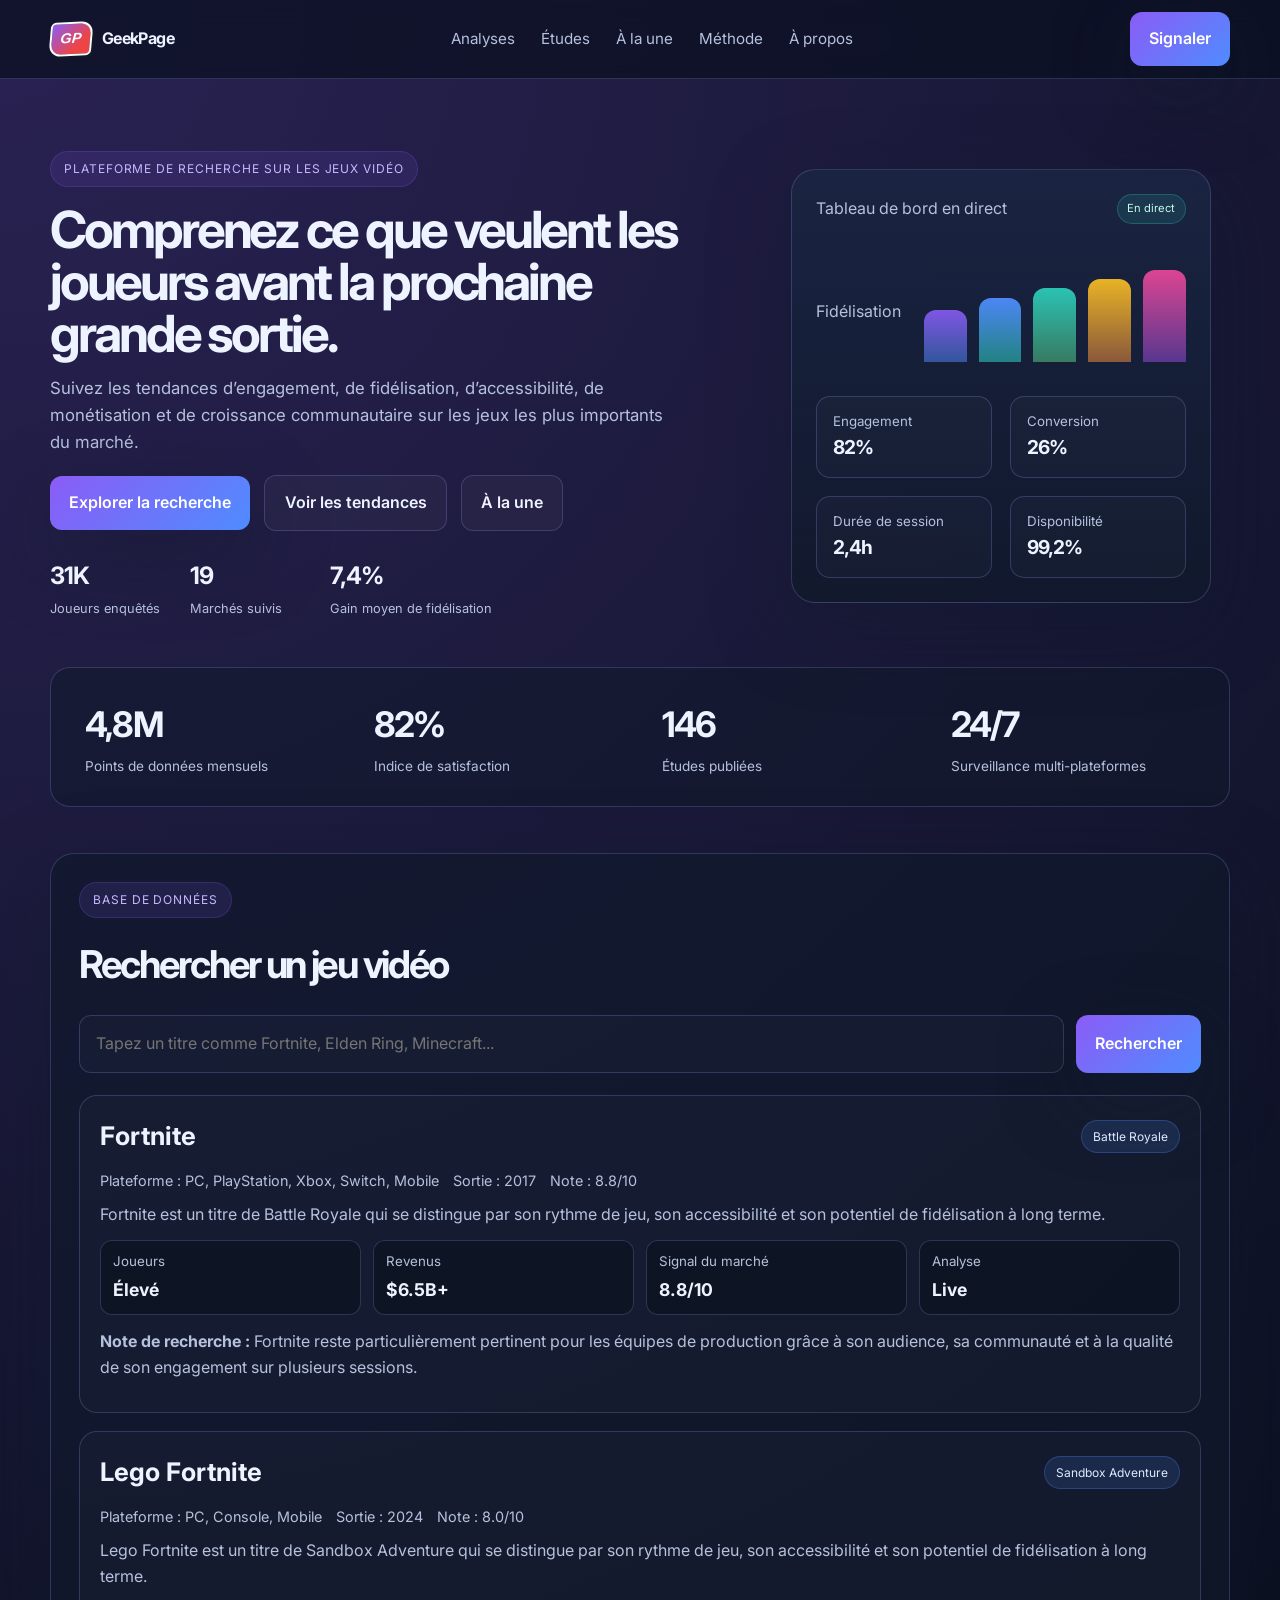
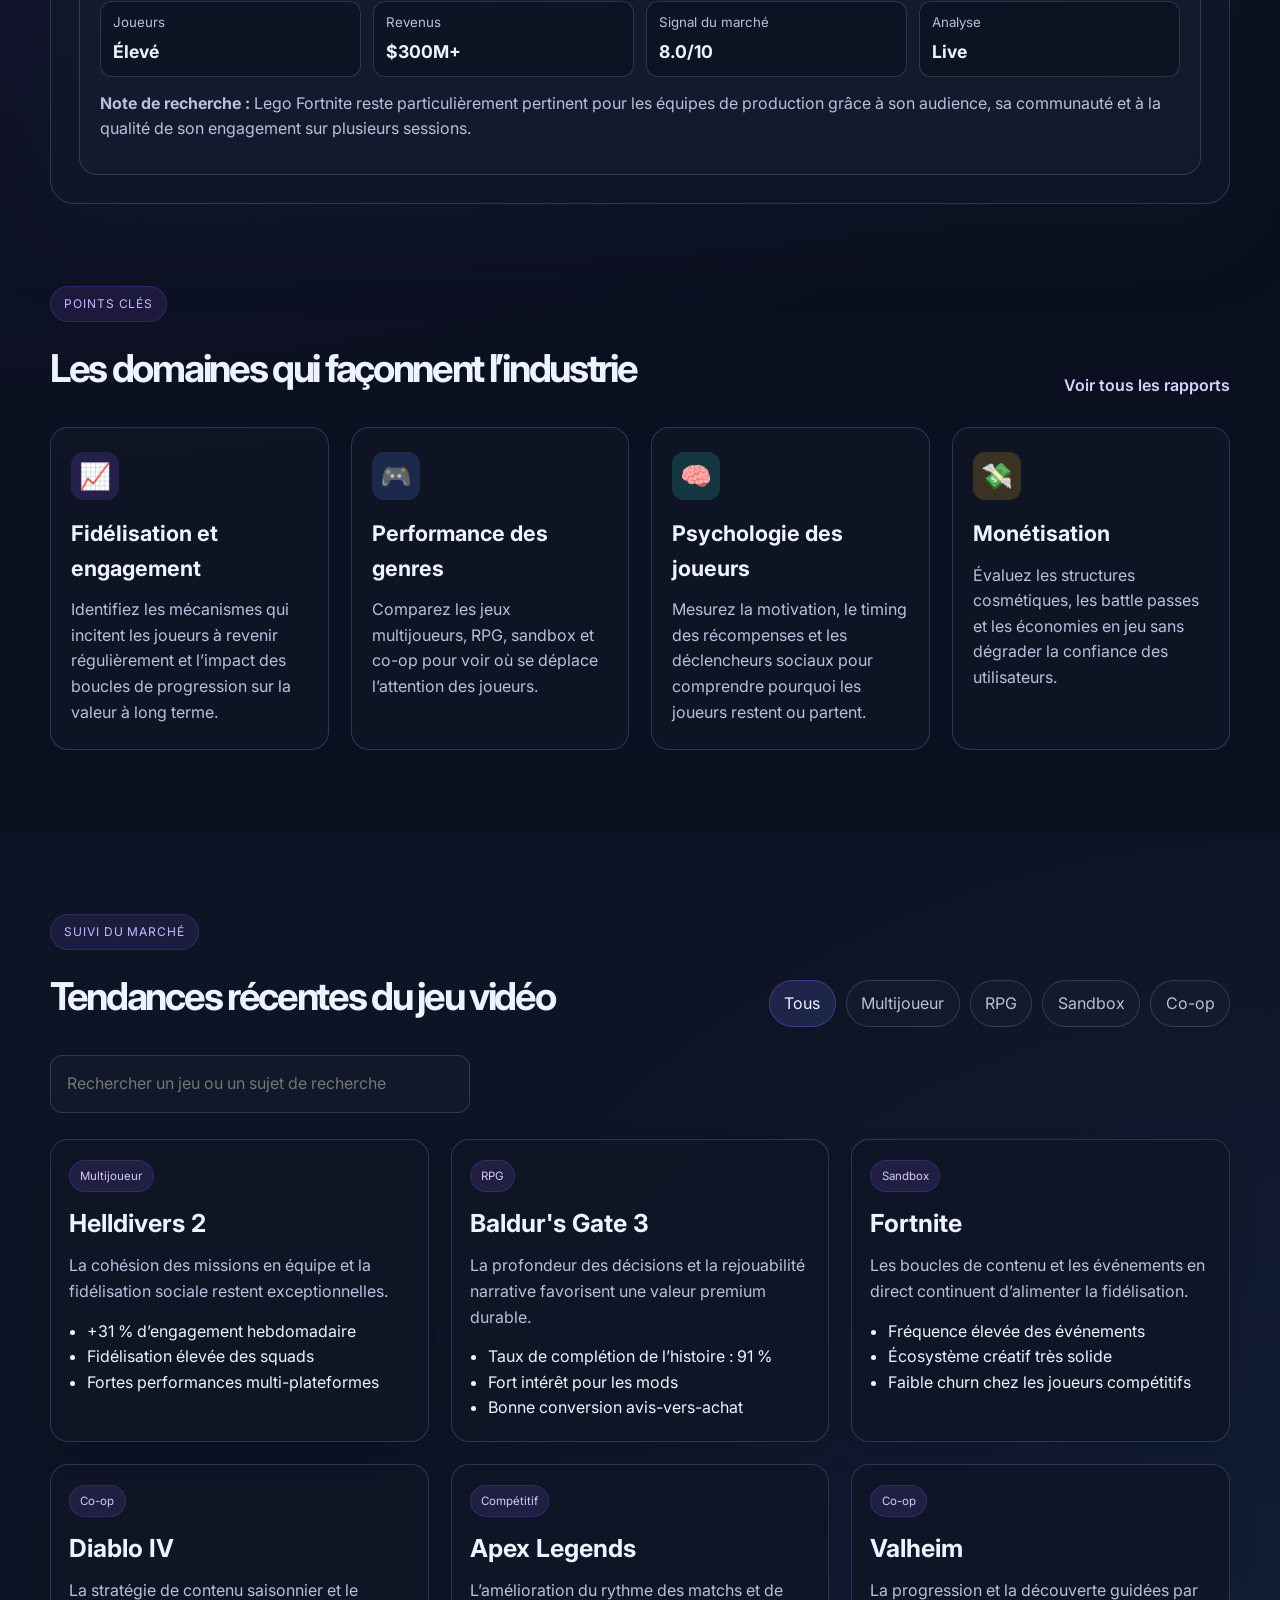
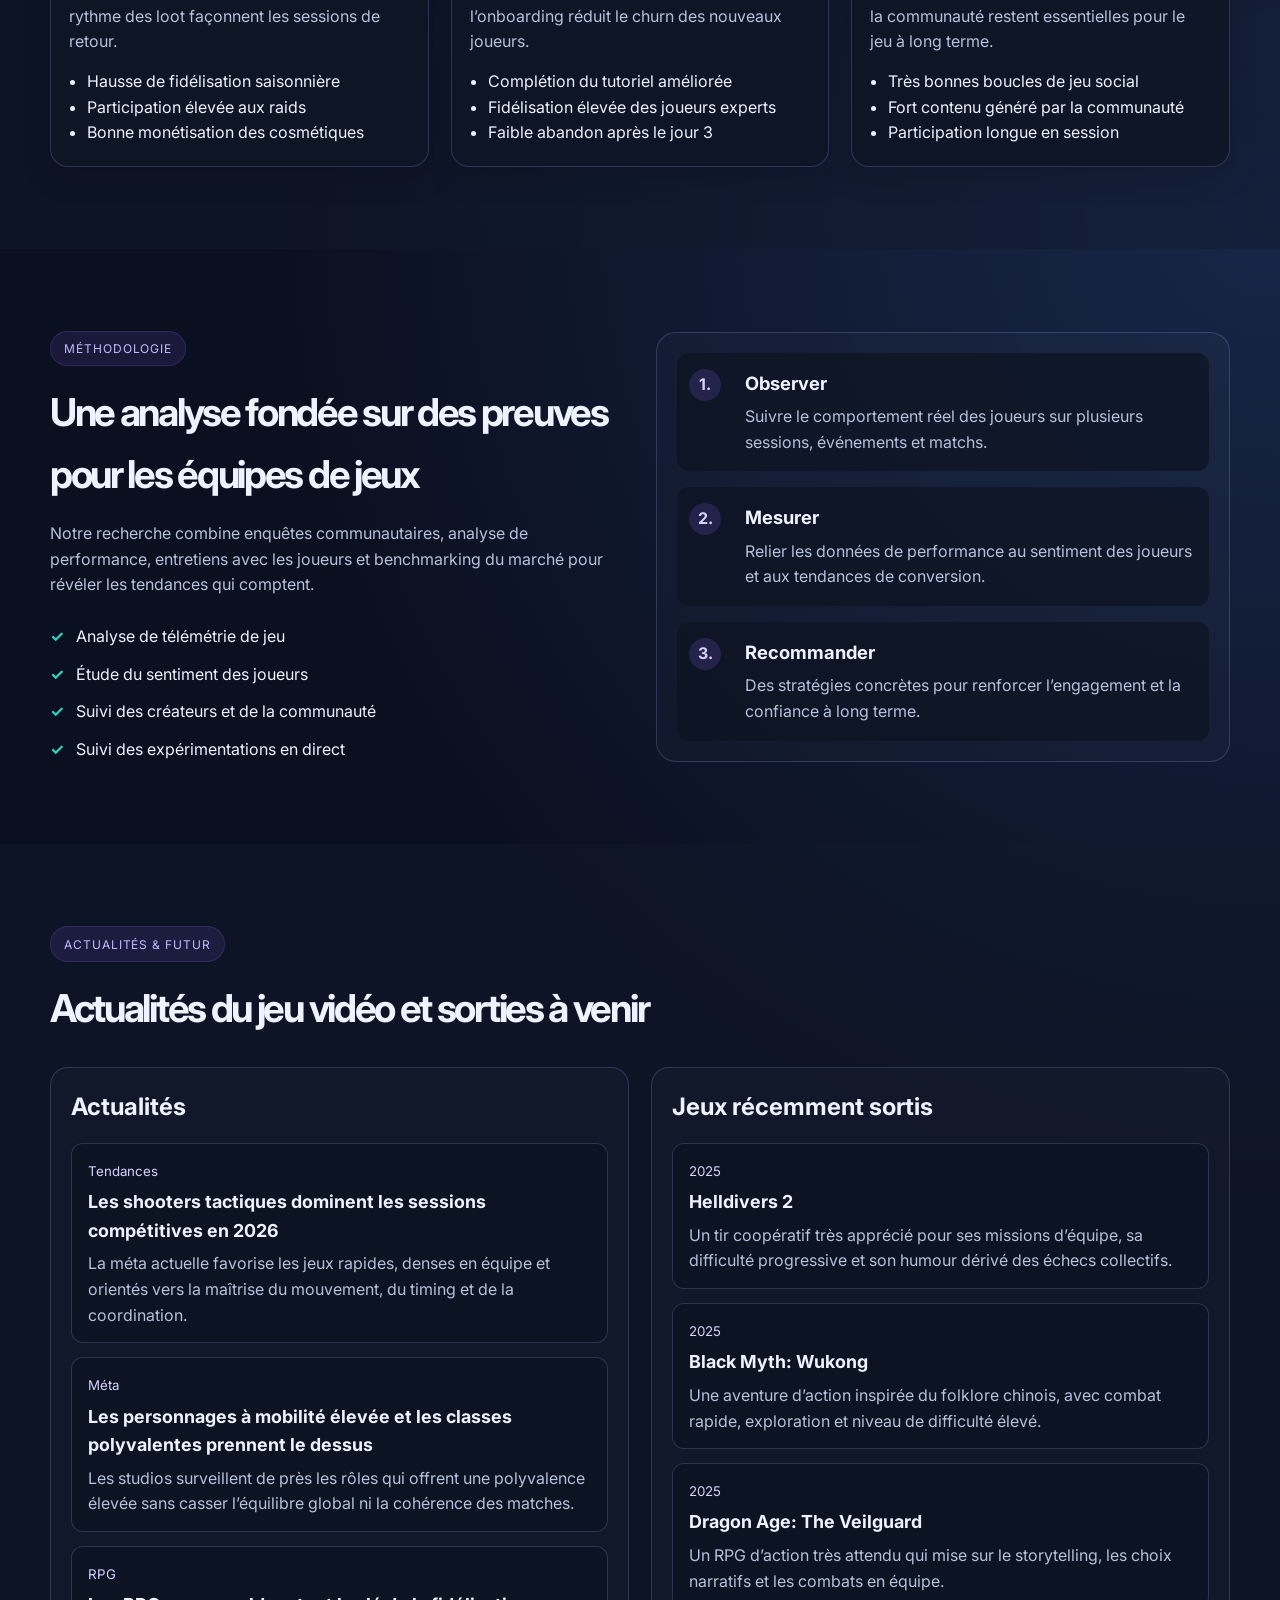
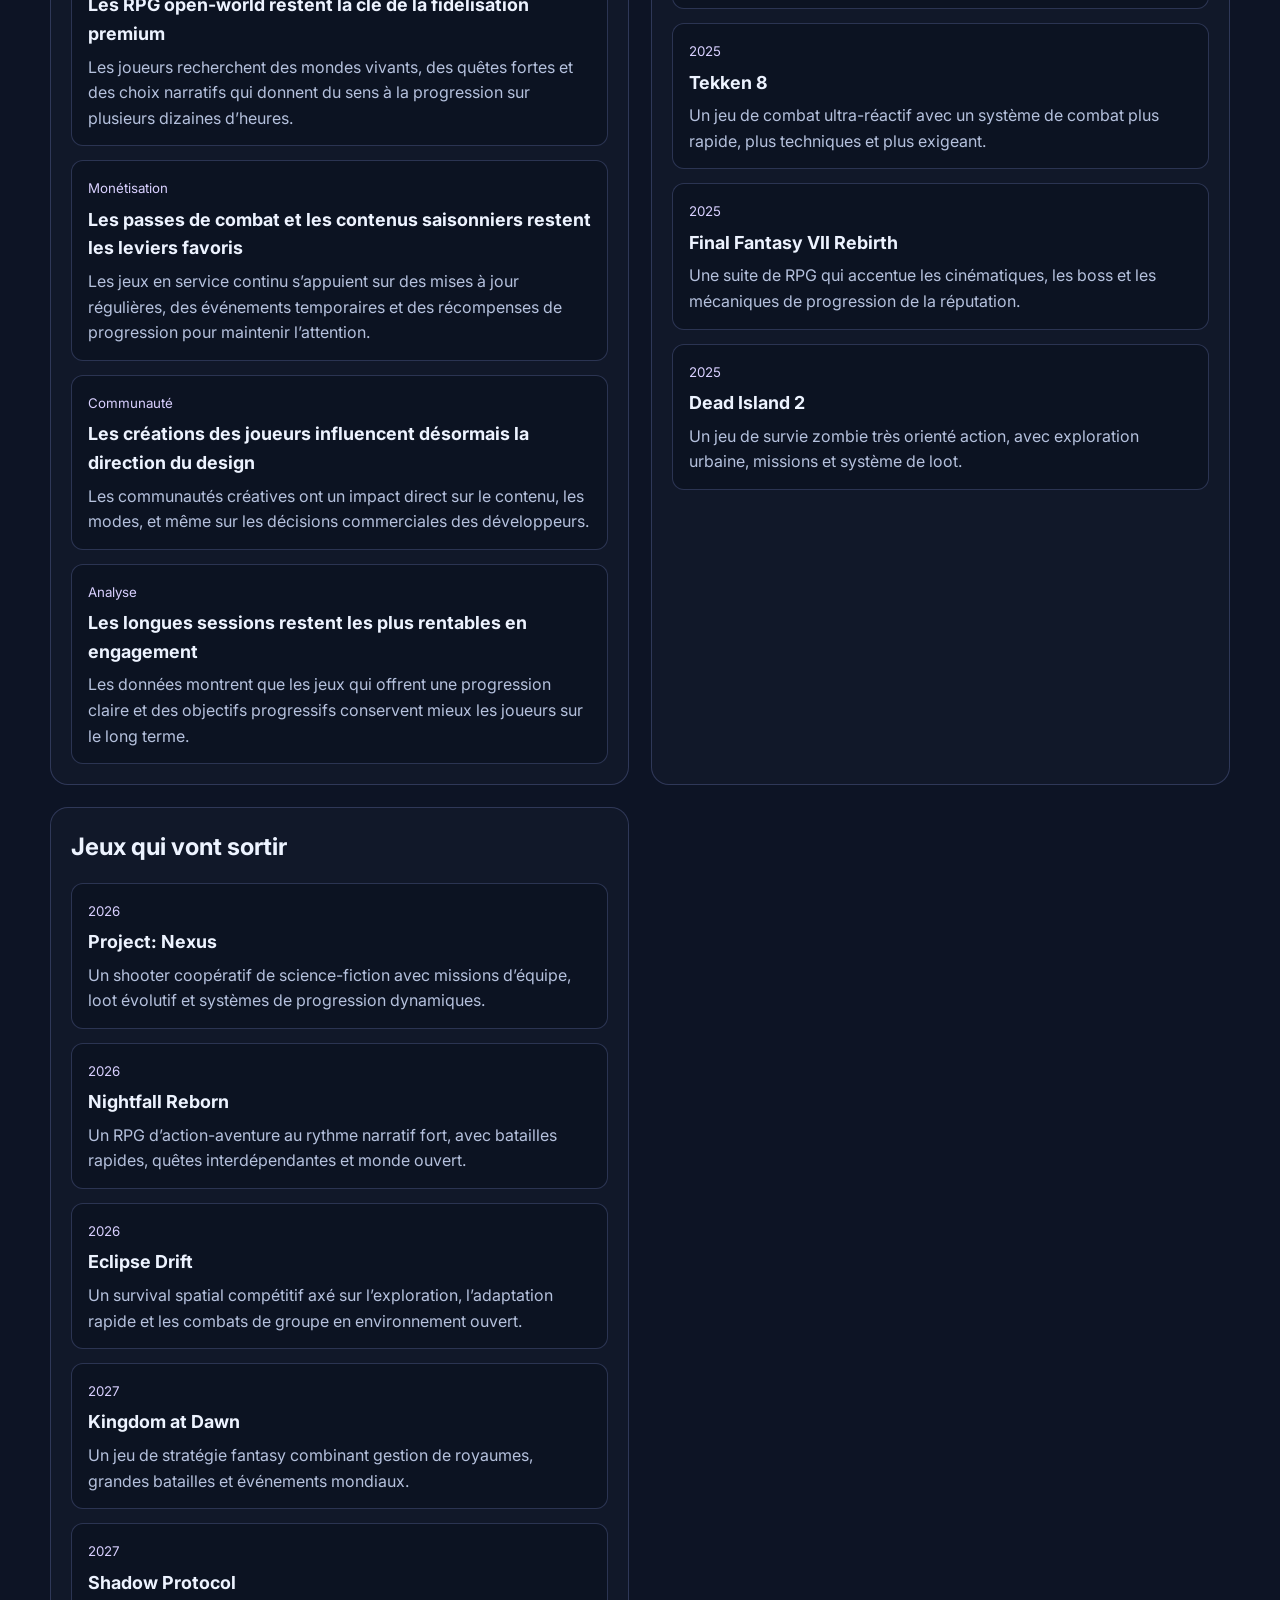
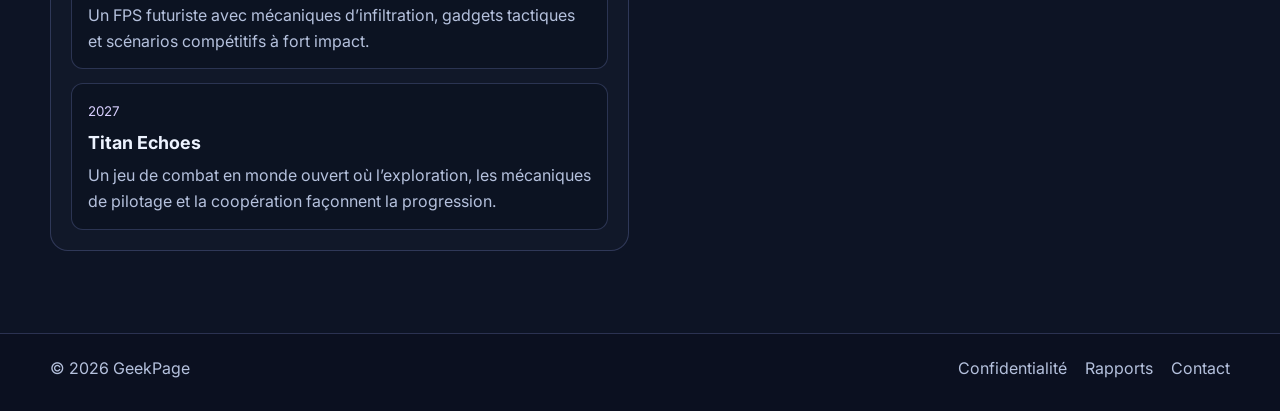
<file: index.html>
<!DOCTYPE html>
<html lang="fr">
  <head>
    <meta charset="UTF-8" />
    <meta name="viewport" content="width=device-width, initial-scale=1.0" />
    <title>GeekPage</title>
    <meta
      name="description"
      content="Un site de recherche spécialisé dans les tendances, le comportement des joueurs et l'analyse du marché du jeu vidéo."
    />
    <meta name="keywords" content="GeekPage, jeux vidéo, tendances gaming, analyse marché jeu vidéo, joueurs, actualités gaming" />
    <meta name="author" content="GeekPage" />
    <link rel="canonical" href="https://zebilebg76-cell.github.io/GeekPage/" />
    <meta property="og:type" content="website" />
    <meta property="og:title" content="GeekPage — Analyse du jeu vidéo" />
    <meta property="og:description" content="Tendances, actualités et analyses du marché du jeu vidéo." />
    <meta property="og:url" content="https://zebilebg76-cell.github.io/GeekPage/" />
    <meta name="twitter:card" content="summary" />
    <script type="application/ld+json">
      {
        "@context": "https://schema.org",
        "@type": "WebSite",
        "name": "GeekPage",
        "url": "https://zebilebg76-cell.github.io/GeekPage/",
        "description": "Tendances, actualités et analyses du marché du jeu vidéo.",
        "inLanguage": "fr-FR"
      }
    </script>
    <link rel="preconnect" href="https://fonts.googleapis.com" />
    <link rel="preconnect" href="https://fonts.gstatic.com" crossorigin />
    <link
      href="https://fonts.googleapis.com/css2?family=Inter:wght@400;500;600;700;800&display=swap"
      rel="stylesheet"
    />
    <link rel="stylesheet" href="styles.css" />
  </head>
  <body>
    <header class="topbar">
      <div class="container nav">
        <div class="brand">
          <span class="brand-mark">GP</span>
          <span>GeekPage</span>
        </div>
        <nav>
          <a href="#insights">Analyses</a>
          <a href="#projects">Études</a>
          <a href="#news">À la une</a>
          <a href="#method">Méthode</a>
          <a href="#about">À propos</a>
        </nav>
        <button id="reportBtn" class="btn btn-primary">Signaler</button>
      </div>
    </header>

    <main>
      <section class="hero">
        <div class="container hero-grid">
          <div class="hero-copy">
            <span class="eyebrow">Plateforme de recherche sur les jeux vidéo</span>
            <h1>Comprenez ce que veulent les joueurs avant la prochaine grande sortie.</h1>
            <p>
              Suivez les tendances d’engagement, de fidélisation, d’accessibilité,
              de monétisation et de croissance communautaire sur les jeux les plus importants du marché.
            </p>
            <div class="hero-actions">
              <button id="exploreBtn" class="btn btn-primary">Explorer la recherche</button>
              <button id="trendBtn" class="btn btn-secondary">Voir les tendances</button>
              <button id="newsBtn" class="btn btn-secondary">À la une</button>
            </div>
            <ul class="mini-stats">
              <li><strong>31K</strong><span>Joueurs enquêtés</span></li>
              <li><strong>19</strong><span>Marchés suivis</span></li>
              <li><strong>7,4%</strong><span>Gain moyen de fidélisation</span></li>
            </ul>
          </div>

          <div class="hero-panel">
            <div class="panel-card">
              <div class="panel-header">
                <span>Tableau de bord en direct</span>
                <span class="status-pill">En direct</span>
              </div>

              <div class="trend-row">
                <span>Fidélisation</span>
                <div class="bar-group">
                  <span class="bar c1" style="height: 52%"></span>
                  <span class="bar c2" style="height: 64%"></span>
                  <span class="bar c3" style="height: 74%"></span>
                  <span class="bar c4" style="height: 83%"></span>
                  <span class="bar c5" style="height: 92%"></span>
                </div>
              </div>

              <div class="metric-grid">
                <div>
                  <small>Engagement</small>
                  <strong>82%</strong>
                </div>
                <div>
                  <small>Conversion</small>
                  <strong>26%</strong>
                </div>
                <div>
                  <small>Durée de session</small>
                  <strong>2,4h</strong>
                </div>
                <div>
                  <small>Disponibilité</small>
                  <strong>99,2%</strong>
                </div>
              </div>
            </div>
          </div>
        </div>
      </section>

      <section class="stats-band">
        <div class="container stats-grid">
          <div>
            <strong>4,8M</strong>
            <span>Points de données mensuels</span>
          </div>
          <div>
            <strong>82%</strong>
            <span>Indice de satisfaction</span>
          </div>
          <div>
            <strong>146</strong>
            <span>Études publiées</span>
          </div>
          <div>
            <strong>24/7</strong>
            <span>Surveillance multi-plateformes</span>
          </div>
        </div>
      </section>

      <section id="researchSearch" class="research-search">
        <div class="container">
          <div class="search-panel">
            <div class="search-header">
              <div>
                <span class="eyebrow">Base de données</span>
                <h2>Rechercher un jeu vidéo</h2>
              </div>
            </div>

            <div class="search-controls">
              <input id="gameSearchInput" type="search" placeholder="Tapez un titre comme Fortnite, Elden Ring, Minecraft..." />
              <button id="searchGameButton" class="btn btn-primary">Rechercher</button>
            </div>

            <div id="gameSearchResults" class="game-results" aria-live="polite"></div>
          </div>
        </div>
      </section>

      <section id="insights" class="section">
        <div class="container">
          <div class="section-header">
            <div>
              <span class="eyebrow">Points clés</span>
              <h2>Les domaines qui façonnent l’industrie</h2>
            </div>
            <a href="#" class="link-arrow">Voir tous les rapports</a>
          </div>

          <div class="insight-grid">
            <article class="info-card accent-purple">
              <div class="icon">📈</div>
              <h3>Fidélisation et engagement</h3>
              <p>
                Identifiez les mécanismes qui incitent les joueurs à revenir régulièrement
                et l’impact des boucles de progression sur la valeur à long terme.
              </p>
            </article>
            <article class="info-card accent-blue">
              <div class="icon">🎮</div>
              <h3>Performance des genres</h3>
              <p>
                Comparez les jeux multijoueurs, RPG, sandbox et co-op pour voir où se déplace
                l’attention des joueurs.
              </p>
            </article>
            <article class="info-card accent-green">
              <div class="icon">🧠</div>
              <h3>Psychologie des joueurs</h3>
              <p>
                Mesurez la motivation, le timing des récompenses et les déclencheurs sociaux
                pour comprendre pourquoi les joueurs restent ou partent.
              </p>
            </article>
            <article class="info-card accent-gold">
              <div class="icon">💸</div>
              <h3>Monétisation</h3>
              <p>
                Évaluez les structures cosmétiques, les battle passes et les économies en jeu
                sans dégrader la confiance des utilisateurs.
              </p>
            </article>
          </div>
        </div>
      </section>

      <section id="projects" class="section section-alt">
        <div class="container">
          <div class="section-header">
            <div>
              <span class="eyebrow">Suivi du marché</span>
              <h2>Tendances récentes du jeu vidéo</h2>
            </div>
            <div class="filters" aria-label="Filtres de jeux">
              <button class="filter-btn active" data-filter="all">Tous</button>
              <button class="filter-btn" data-filter="multiplayer">Multijoueur</button>
              <button class="filter-btn" data-filter="rpg">RPG</button>
              <button class="filter-btn" data-filter="sandbox">Sandbox</button>
              <button class="filter-btn" data-filter="co-op">Co-op</button>
            </div>
          </div>

          <div class="search-row">
            <input id="searchInput" type="search" placeholder="Rechercher un jeu ou un sujet de recherche" />
          </div>

          <div class="project-grid" id="projectGrid">
            <article class="project-card" data-category="multiplayer co-op">
              <span class="tag">Multijoueur</span>
              <h3>Helldivers 2</h3>
              <p>La cohésion des missions en équipe et la fidélisation sociale restent exceptionnelles.</p>
              <ul>
                <li>+31 % d’engagement hebdomadaire</li>
                <li>Fidélisation élevée des squads</li>
                <li>Fortes performances multi-plateformes</li>
              </ul>
            </article>

            <article class="project-card" data-category="rpg">
              <span class="tag">RPG</span>
              <h3>Baldur's Gate 3</h3>
              <p>La profondeur des décisions et la rejouabilité narrative favorisent une valeur premium durable.</p>
              <ul>
                <li>Taux de complétion de l’histoire : 91 %</li>
                <li>Fort intérêt pour les mods</li>
                <li>Bonne conversion avis-vers-achat</li>
              </ul>
            </article>

            <article class="project-card" data-category="sandbox multiplayer">
              <span class="tag">Sandbox</span>
              <h3>Fortnite</h3>
              <p>Les boucles de contenu et les événements en direct continuent d’alimenter la fidélisation.</p>
              <ul>
                <li>Fréquence élevée des événements</li>
                <li>Écosystème créatif très solide</li>
                <li>Faible churn chez les joueurs compétitifs</li>
              </ul>
            </article>

            <article class="project-card" data-category="rpg co-op">
              <span class="tag">Co-op</span>
              <h3>Diablo IV</h3>
              <p>La stratégie de contenu saisonnier et le rythme des loot façonnent les sessions de retour.</p>
              <ul>
                <li>Hausse de fidélisation saisonnière</li>
                <li>Participation élevée aux raids</li>
                <li>Bonne monétisation des cosmétiques</li>
              </ul>
            </article>

            <article class="project-card" data-category="multiplayer sandbox">
              <span class="tag">Compétitif</span>
              <h3>Apex Legends</h3>
              <p>L’amélioration du rythme des matchs et de l’onboarding réduit le churn des nouveaux joueurs.</p>
              <ul>
                <li>Complétion du tutoriel améliorée</li>
                <li>Fidélisation élevée des joueurs experts</li>
                <li>Faible abandon après le jour 3</li>
              </ul>
            </article>

            <article class="project-card" data-category="co-op sandbox">
              <span class="tag">Co-op</span>
              <h3>Valheim</h3>
              <p>La progression et la découverte guidées par la communauté restent essentielles pour le jeu à long terme.</p>
              <ul>
                <li>Très bonnes boucles de jeu social</li>
                <li>Fort contenu généré par la communauté</li>
                <li>Participation longue en session</li>
              </ul>
            </article>
          </div>
        </div>
      </section>

      <section id="method" class="section">
        <div class="container method-grid">
          <div>
            <span class="eyebrow">Méthodologie</span>
            <h2>Une analyse fondée sur des preuves pour les équipes de jeux</h2>
            <p>
              Notre recherche combine enquêtes communautaires, analyse de performance,
              entretiens avec les joueurs et benchmarking du marché pour révéler les tendances qui comptent.
            </p>
            <ul class="check-list">
              <li>Analyse de télémétrie de jeu</li>
              <li>Étude du sentiment des joueurs</li>
              <li>Suivi des créateurs et de la communauté</li>
              <li>Suivi des expérimentations en direct</li>
            </ul>
          </div>
          <div class="method-card">
            <div class="method-item">
              <strong>1.</strong>
              <div>
                <h4>Observer</h4>
                <p>Suivre le comportement réel des joueurs sur plusieurs sessions, événements et matchs.</p>
              </div>
            </div>
            <div class="method-item">
              <strong>2.</strong>
              <div>
                <h4>Mesurer</h4>
                <p>Relier les données de performance au sentiment des joueurs et aux tendances de conversion.</p>
              </div>
            </div>
            <div class="method-item">
              <strong>3.</strong>
              <div>
                <h4>Recommander</h4>
                <p>Des stratégies concrètes pour renforcer l’engagement et la confiance à long terme.</p>
              </div>
            </div>
          </div>
        </div>
      </section>

      <section id="news" class="section section-alt">
        <div class="container">
          <div class="section-header">
            <div>
              <span class="eyebrow">Actualités & futur</span>
              <h2>Actualités du jeu vidéo et sorties à venir</h2>
            </div>
          </div>

          <div class="news-grid">
            <div class="news-column">
              <h3>Actualités</h3>
              <div id="newsFeed" class="mini-news-list"></div>
            </div>

            <div class="news-column">
              <h3>Jeux récemment sortis</h3>
              <div id="recentGames" class="mini-news-list"></div>
            </div>

            <div class="news-column">
              <h3>Jeux qui vont sortir</h3>
              <div id="futureGames" class="mini-news-list"></div>
            </div>
          </div>
        </div>
      </section>

    </main>

    <footer class="site-footer">
      <div class="container footer-inner">
        <div>© 2026 GeekPage</div>
        <div>
          <a href="#">Confidentialité</a>
          <a href="#">Rapports</a>
          <a href="#">Contact</a>
        </div>
      </div>
    </footer>

    <script src="script.js"></script>
  </body>
</html>
</file>
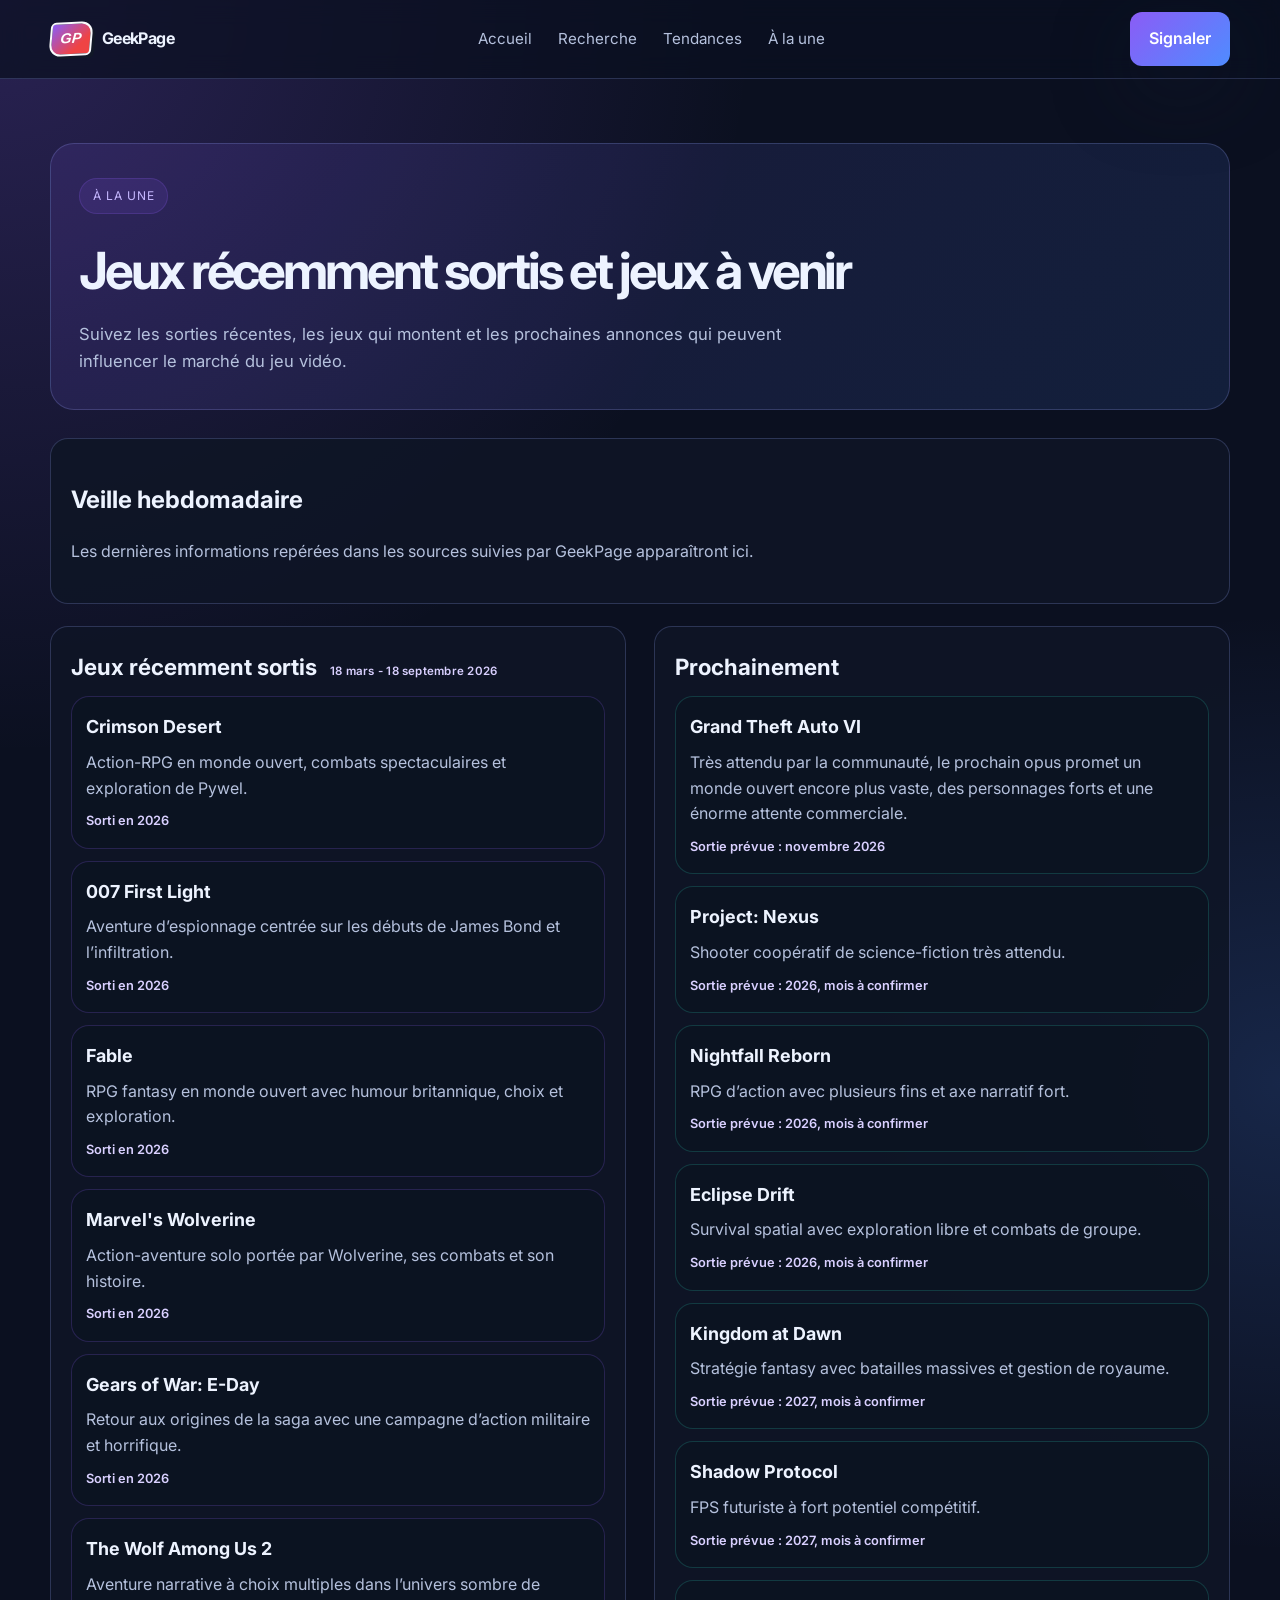
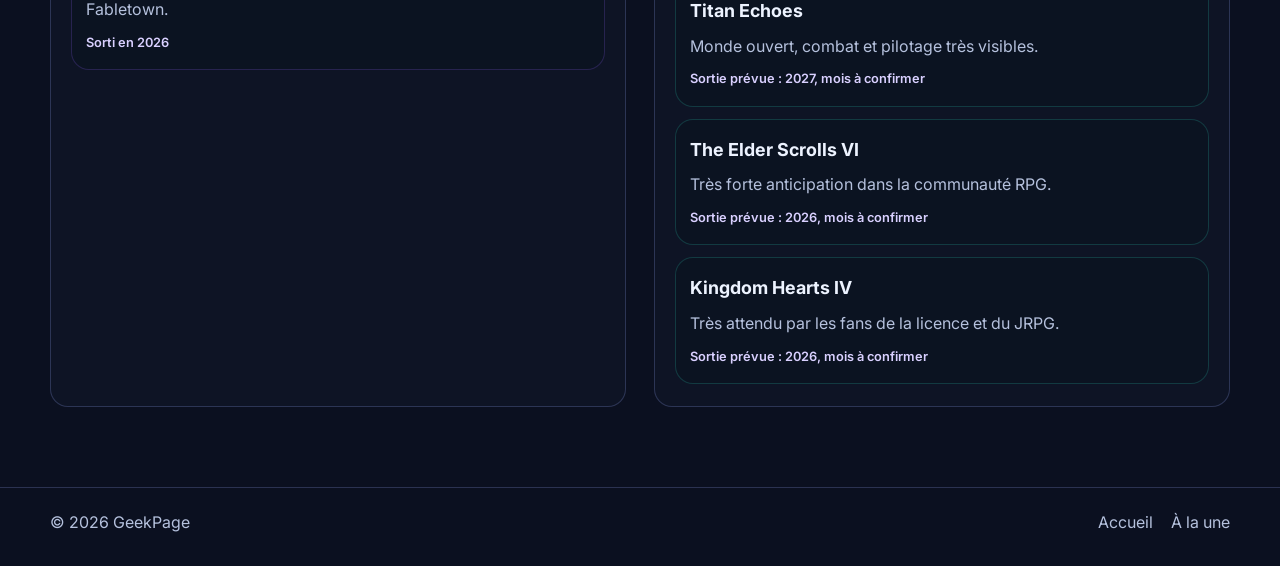
<file: actualites.html>
<!DOCTYPE html>
<html lang="fr">
  <head>
    <meta charset="UTF-8" />
    <meta name="viewport" content="width=device-width, initial-scale=1.0" />
    <title>GeekPage — À la une</title>
    <link rel="preconnect" href="https://fonts.googleapis.com" />
    <link rel="preconnect" href="https://fonts.gstatic.com" crossorigin />
    <link href="https://fonts.googleapis.com/css2?family=Inter:wght@400;500;600;700;800&display=swap" rel="stylesheet" />
    <link rel="stylesheet" href="styles.css" />
  </head>
  <body>
    <header class="topbar">
      <div class="container nav">
        <div class="brand">
          <span class="brand-mark">GP</span>
          <span>GeekPage</span>
        </div>
        <nav>
          <a href="index.html">Accueil</a>
          <a href="recherche.html">Recherche</a>
          <a href="tendances.html">Tendances</a>
          <a href="actualites.html">À la une</a>
        </nav>
        <a href="rapport.html" class="btn btn-primary">Signaler</a>
      </div>
    </header>

    <main class="page-shell">
      <div class="container">
        <section class="page-hero">
          <span class="eyebrow">À la une</span>
          <h1>Jeux récemment sortis et jeux à venir</h1>
          <p>Suivez les sorties récentes, les jeux qui montent et les prochaines annonces qui peuvent influencer le marché du jeu vidéo.</p>
        </section>

        <!-- WEEKLY_UPDATES_START -->
        <section class="page-card weekly-updates" aria-labelledby="weekly-updates-title">
          <h2 id="weekly-updates-title">Veille hebdomadaire</h2>
          <p>Les dernières informations repérées dans les sources suivies par GeekPage apparaîtront ici.</p>
        </section>
        <!-- WEEKLY_UPDATES_END -->

        <div class="page-grid" style="grid-template-columns: 1fr 1fr; gap: 28px;">
          <div class="page-card">
            <h3>Jeux récemment sortis <span class="section-period">18 mars - 18 septembre 2026</span></h3>
            <div class="spaced-list">
              <article class="page-card" style="padding: 16px 14px; background: rgba(12, 19, 33, 0.8); border-color: rgba(139, 92, 246, 0.22);">
                <h4 style="margin: 0 0 8px; font-size: 1.12rem;">Crimson Desert</h4>
                <p style="margin: 0;">Action-RPG en monde ouvert, combats spectaculaires et exploration de Pywel.</p>
                <div class="release-date">Sorti en 2026</div>
              </article>
              <article class="page-card" style="padding: 16px 14px; background: rgba(12, 19, 33, 0.8); border-color: rgba(139, 92, 246, 0.22);">
                <h4 style="margin: 0 0 8px; font-size: 1.12rem;">007 First Light</h4>
                <p style="margin: 0;">Aventure d’espionnage centrée sur les débuts de James Bond et l’infiltration.</p>
                <div class="release-date">Sorti en 2026</div>
              </article>
              <article class="page-card" style="padding: 16px 14px; background: rgba(12, 19, 33, 0.8); border-color: rgba(139, 92, 246, 0.22);">
                <h4 style="margin: 0 0 8px; font-size: 1.12rem;">Fable</h4>
                <p style="margin: 0;">RPG fantasy en monde ouvert avec humour britannique, choix et exploration.</p>
                <div class="release-date">Sorti en 2026</div>
              </article>
              <article class="page-card" style="padding: 16px 14px; background: rgba(12, 19, 33, 0.8); border-color: rgba(139, 92, 246, 0.22);">
                <h4 style="margin: 0 0 8px; font-size: 1.12rem;">Marvel's Wolverine</h4>
                <p style="margin: 0;">Action-aventure solo portée par Wolverine, ses combats et son histoire.</p>
                <div class="release-date">Sorti en 2026</div>
              </article>
              <article class="page-card" style="padding: 16px 14px; background: rgba(12, 19, 33, 0.8); border-color: rgba(139, 92, 246, 0.22);">
                <h4 style="margin: 0 0 8px; font-size: 1.12rem;">Gears of War: E-Day</h4>
                <p style="margin: 0;">Retour aux origines de la saga avec une campagne d’action militaire et horrifique.</p>
                <div class="release-date">Sorti en 2026</div>
              </article>
              <article class="page-card" style="padding: 16px 14px; background: rgba(12, 19, 33, 0.8); border-color: rgba(139, 92, 246, 0.22);">
                <h4 style="margin: 0 0 8px; font-size: 1.12rem;">The Wolf Among Us 2</h4>
                <p style="margin: 0;">Aventure narrative à choix multiples dans l’univers sombre de Fabletown.</p>
                <div class="release-date">Sorti en 2026</div>
              </article>
            </div>
          </div>

          <div class="page-card">
            <h3>Prochainement</h3>
            <div class="spaced-list">
              <article class="page-card" style="padding: 16px 14px; background: rgba(12, 19, 33, 0.8); border-color: rgba(45, 212, 191, 0.20);">
                <h4 style="margin: 0 0 8px; font-size: 1.12rem;">Grand Theft Auto VI</h4>
                <p style="margin: 0;">Très attendu par la communauté, le prochain opus promet un monde ouvert encore plus vaste, des personnages forts et une énorme attente commerciale.</p>
                <div style="margin-top: 10px; color: #d9d0ff; font-size: 0.8rem; font-weight: 600;">Sortie prévue : novembre 2026</div>
              </article>
              <article class="page-card" style="padding: 16px 14px; background: rgba(12, 19, 33, 0.8); border-color: rgba(45, 212, 191, 0.20);">
                <h4 style="margin: 0 0 8px; font-size: 1.12rem;">Project: Nexus</h4>
                <p style="margin: 0;">Shooter coopératif de science-fiction très attendu.</p>
                <div style="margin-top: 10px; color: #d9d0ff; font-size: 0.8rem; font-weight: 600;">Sortie prévue : 2026, mois à confirmer</div>
              </article>
              <article class="page-card" style="padding: 16px 14px; background: rgba(12, 19, 33, 0.8); border-color: rgba(45, 212, 191, 0.20);">
                <h4 style="margin: 0 0 8px; font-size: 1.12rem;">Nightfall Reborn</h4>
                <p style="margin: 0;">RPG d’action avec plusieurs fins et axe narratif fort.</p>
                <div style="margin-top: 10px; color: #d9d0ff; font-size: 0.8rem; font-weight: 600;">Sortie prévue : 2026, mois à confirmer</div>
              </article>
              <article class="page-card" style="padding: 16px 14px; background: rgba(12, 19, 33, 0.8); border-color: rgba(45, 212, 191, 0.20);">
                <h4 style="margin: 0 0 8px; font-size: 1.12rem;">Eclipse Drift</h4>
                <p style="margin: 0;">Survival spatial avec exploration libre et combats de groupe.</p>
                <div style="margin-top: 10px; color: #d9d0ff; font-size: 0.8rem; font-weight: 600;">Sortie prévue : 2026, mois à confirmer</div>
              </article>
              <article class="page-card" style="padding: 16px 14px; background: rgba(12, 19, 33, 0.8); border-color: rgba(45, 212, 191, 0.20);">
                <h4 style="margin: 0 0 8px; font-size: 1.12rem;">Kingdom at Dawn</h4>
                <p style="margin: 0;">Stratégie fantasy avec batailles massives et gestion de royaume.</p>
                <div style="margin-top: 10px; color: #d9d0ff; font-size: 0.8rem; font-weight: 600;">Sortie prévue : 2027, mois à confirmer</div>
              </article>
              <article class="page-card" style="padding: 16px 14px; background: rgba(12, 19, 33, 0.8); border-color: rgba(45, 212, 191, 0.20);">
                <h4 style="margin: 0 0 8px; font-size: 1.12rem;">Shadow Protocol</h4>
                <p style="margin: 0;">FPS futuriste à fort potentiel compétitif.</p>
                <div style="margin-top: 10px; color: #d9d0ff; font-size: 0.8rem; font-weight: 600;">Sortie prévue : 2027, mois à confirmer</div>
              </article>
              <article class="page-card" style="padding: 16px 14px; background: rgba(12, 19, 33, 0.8); border-color: rgba(45, 212, 191, 0.20);">
                <h4 style="margin: 0 0 8px; font-size: 1.12rem;">Titan Echoes</h4>
                <p style="margin: 0;">Monde ouvert, combat et pilotage très visibles.</p>
                <div style="margin-top: 10px; color: #d9d0ff; font-size: 0.8rem; font-weight: 600;">Sortie prévue : 2027, mois à confirmer</div>
              </article>
              <article class="page-card" style="padding: 16px 14px; background: rgba(12, 19, 33, 0.8); border-color: rgba(45, 212, 191, 0.20);">
                <h4 style="margin: 0 0 8px; font-size: 1.12rem;">The Elder Scrolls VI</h4>
                <p style="margin: 0;">Très forte anticipation dans la communauté RPG.</p>
                <div style="margin-top: 10px; color: #d9d0ff; font-size: 0.8rem; font-weight: 600;">Sortie prévue : 2026, mois à confirmer</div>
              </article>
              <article class="page-card" style="padding: 16px 14px; background: rgba(12, 19, 33, 0.8); border-color: rgba(45, 212, 191, 0.20);">
                <h4 style="margin: 0 0 8px; font-size: 1.12rem;">Kingdom Hearts IV</h4>
                <p style="margin: 0;">Très attendu par les fans de la licence et du JRPG.</p>
                <div style="margin-top: 10px; color: #d9d0ff; font-size: 0.8rem; font-weight: 600;">Sortie prévue : 2026, mois à confirmer</div>
              </article>
            </div>
          </div>
        </div>
      </div>
    </main>

    <footer class="site-footer">
      <div class="container footer-inner">
        <div>© 2026 GeekPage</div>
        <div>
          <a href="index.html">Accueil</a>
          <a href="actualites.html">À la une</a>
        </div>
      </div>
    </footer>
    <script src="script.js"></script>
  </body>
</html>
</file>
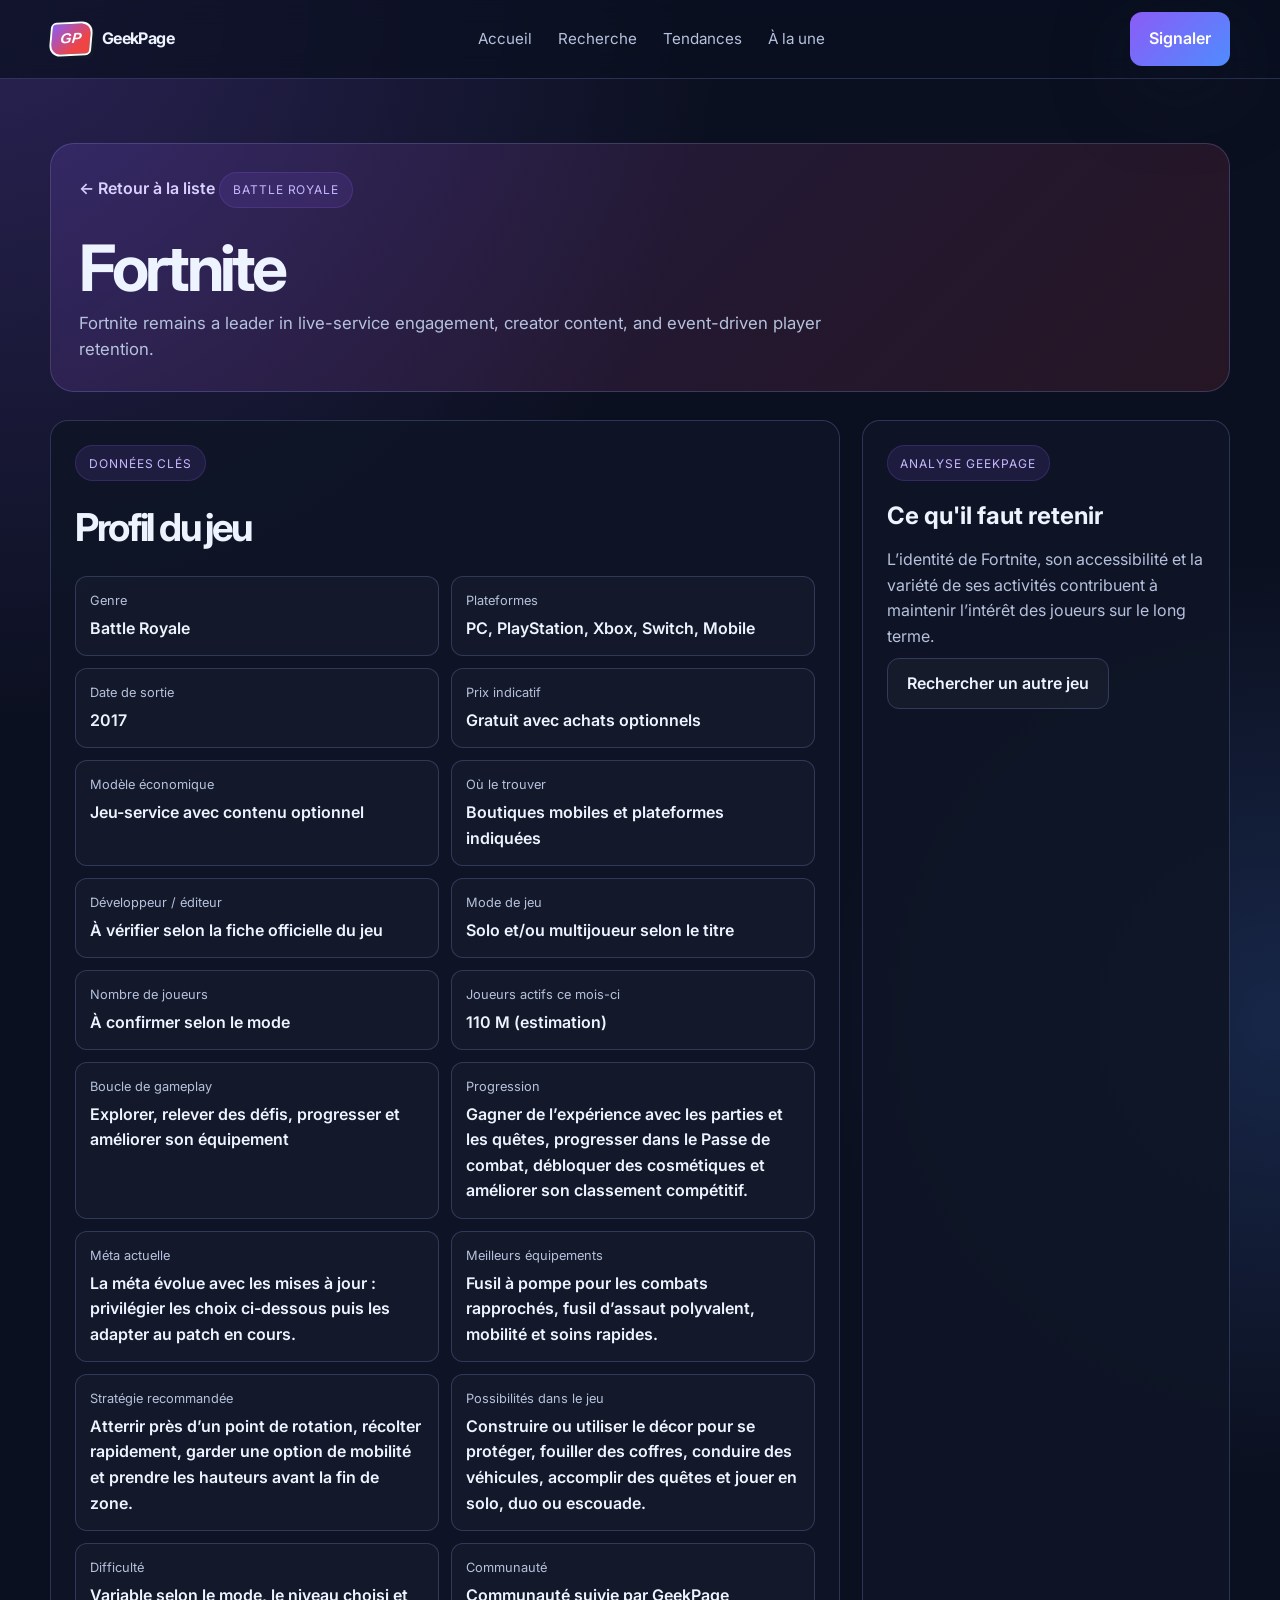
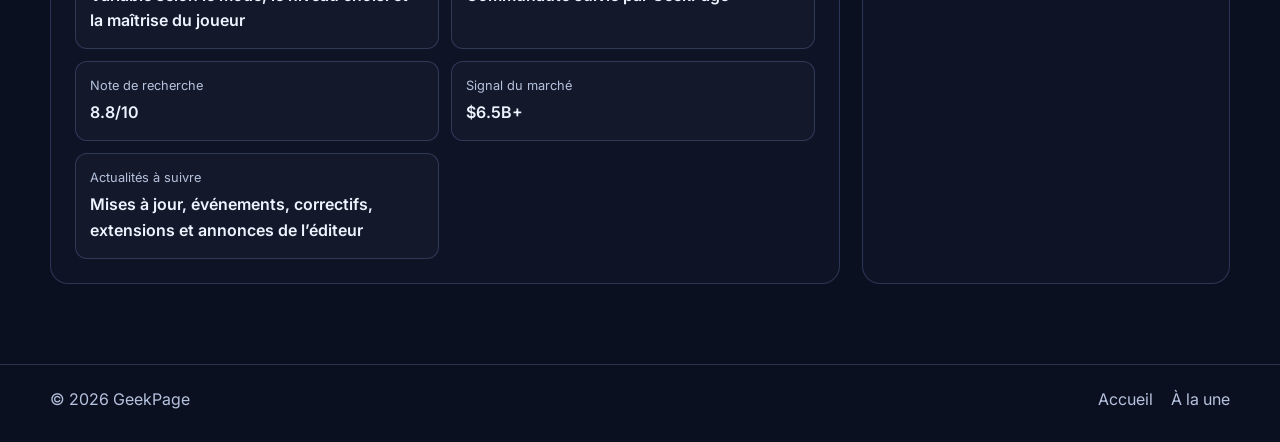
<file: jeu.html>
<!DOCTYPE html>
<html lang="fr">
  <head>
    <meta charset="UTF-8" />
    <meta name="viewport" content="width=device-width, initial-scale=1.0" />
    <title>GeekPage — Fiche de jeu</title>
    <link rel="preconnect" href="https://fonts.googleapis.com" />
    <link rel="preconnect" href="https://fonts.gstatic.com" crossorigin />
    <link href="https://fonts.googleapis.com/css2?family=Inter:wght@400;500;600;700;800&display=swap" rel="stylesheet" />
    <link rel="stylesheet" href="styles.css" />
  </head>
  <body>
    <header class="topbar">
      <div class="container nav">
        <a class="brand" href="index.html" aria-label="Retour à l'accueil">
          <span class="brand-mark">GP</span>
          <span>GeekPage</span>
        </a>
        <nav>
          <a href="index.html">Accueil</a>
          <a href="recherche.html">Recherche</a>
          <a href="tendances.html">Tendances</a>
          <a href="actualites.html">À la une</a>
        </nav>
        <a href="rapport.html" class="btn btn-primary">Signaler</a>
      </div>
    </header>

    <main class="page-shell">
      <div class="container">
        <section class="game-detail-hero">
          <a class="back-link" href="javascript:history.back()">← Retour à la liste</a>
          <span class="eyebrow" id="gameDetailGenre">Fiche de recherche</span>
          <h1 id="gameDetailTitle">Jeu vidéo</h1>
          <p id="gameDetailSummary">Chargement de la fiche du jeu...</p>
        </section>

        <section class="game-detail-layout" aria-label="Informations détaillées du jeu">
          <div class="game-detail-card">
            <div class="section-header compact-header">
              <div>
                <span class="eyebrow">Données clés</span>
                <h2>Profil du jeu</h2>
              </div>
            </div>
            <dl class="game-facts" id="gameFacts"></dl>
          </div>
          <aside class="game-detail-card game-research-note">
            <span class="eyebrow">Analyse GeekPage</span>
            <h2>Ce qu'il faut retenir</h2>
            <p id="gameDetailInsight"></p>
            <a class="btn btn-secondary" href="recherche.html">Rechercher un autre jeu</a>
          </aside>
        </section>
      </div>
    </main>

    <footer class="site-footer">
      <div class="container footer-inner">
        <div>© 2026 GeekPage</div>
        <div>
          <a href="index.html">Accueil</a>
          <a href="actualites.html">À la une</a>
        </div>
      </div>
    </footer>

    <script src="script.js"></script>
  </body>
</html>
</file>
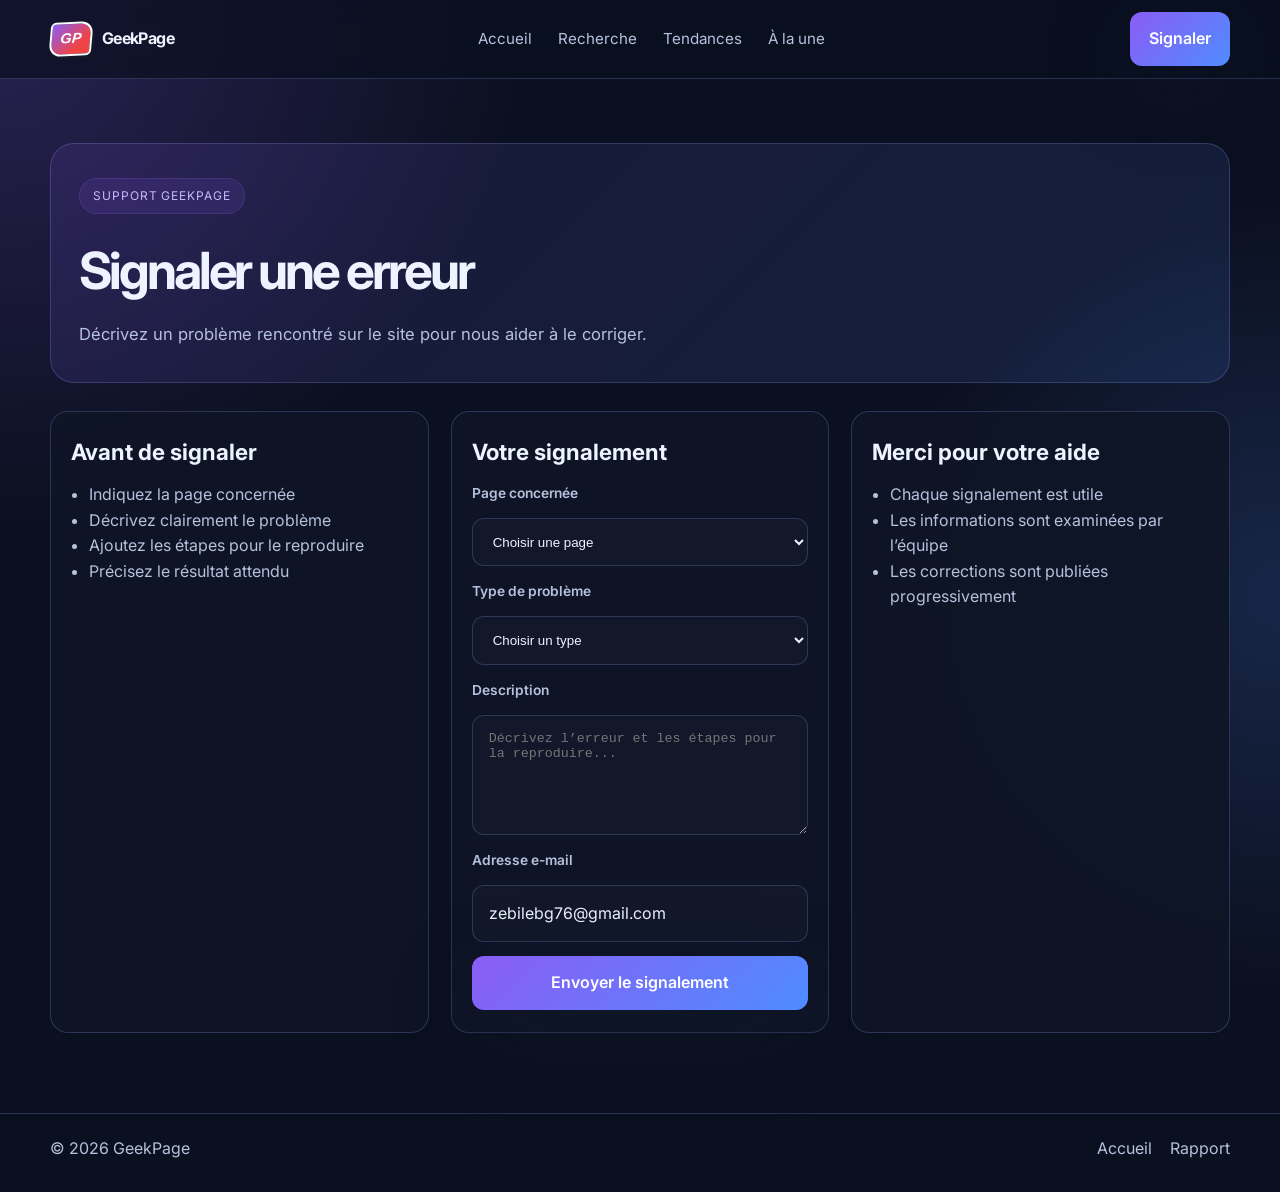
<file: rapport.html>
<!DOCTYPE html>
<html lang="fr">
  <head>
    <meta charset="UTF-8" />
    <meta name="viewport" content="width=device-width, initial-scale=1.0" />
    <title>GeekPage — Rapport</title>
    <link rel="preconnect" href="https://fonts.googleapis.com" />
    <link rel="preconnect" href="https://fonts.gstatic.com" crossorigin />
    <link href="https://fonts.googleapis.com/css2?family=Inter:wght@400;500;600;700;800&display=swap" rel="stylesheet" />
    <link rel="stylesheet" href="styles.css" />
  </head>
  <body>
    <header class="topbar">
      <div class="container nav">
        <div class="brand">
          <span class="brand-mark">GP</span>
          <span>GeekPage</span>
        </div>
        <nav>
          <a href="index.html">Accueil</a>
          <a href="recherche.html">Recherche</a>
          <a href="tendances.html">Tendances</a>
          <a href="actualites.html">À la une</a>
        </nav>
        <a href="rapport.html" class="btn btn-primary">Signaler</a>
      </div>
    </header>

    <main class="page-shell">
      <div class="container">
        <section class="page-hero">
          <span class="eyebrow">Support GeekPage</span>
          <h1>Signaler une erreur</h1>
          <p>Décrivez un problème rencontré sur le site pour nous aider à le corriger.</p>
        </section>

        <div class="page-grid">
          <div class="page-card">
            <h3>Avant de signaler</h3>
            <ul>
              <li>Indiquez la page concernée</li>
              <li>Décrivez clairement le problème</li>
              <li>Ajoutez les étapes pour le reproduire</li>
              <li>Précisez le résultat attendu</li>
            </ul>
          </div>

          <div class="page-card">
            <h3>Votre signalement</h3>
            <form id="reportForm" class="report-form">
              <label for="reportPage">Page concernée</label>
              <select id="reportPage" name="page" required>
                <option value="">Choisir une page</option>
                <option>Accueil</option>
                <option>Recherche</option>
                <option>Tendances</option>
                <option>À la une</option>
                <option>Fiche d’un jeu</option>
                <option>Signalement</option>
                <option>Autre page du site</option>
              </select>
              <label for="reportType">Type de problème</label>
              <select id="reportType" name="type" required>
                <option value="">Choisir un type</option>
                <option>Erreur d’affichage</option>
                <option>Lien ou bouton non fonctionnel</option>
                <option>Erreur dans les informations</option>
                <option>Autre problème</option>
              </select>
              <label for="reportDescription">Description</label>
              <textarea id="reportDescription" name="description" placeholder="Décrivez l’erreur et les étapes pour la reproduire..." required></textarea>
              <label for="reportEmail">Adresse e-mail</label>
              <input id="reportEmail" name="email" type="email" value="zebilebg76@gmail.com" readonly aria-readonly="true" />
              <button class="btn btn-primary" type="submit">Envoyer le signalement</button>
              <p id="reportStatus" class="form-status" role="status" aria-live="polite"></p>
            </form>
          </div>

          <div class="page-card">
            <h3>Merci pour votre aide</h3>
            <ul>
              <li>Chaque signalement est utile</li>
              <li>Les informations sont examinées par l’équipe</li>
              <li>Les corrections sont publiées progressivement</li>
            </ul>
          </div>
        </div>
      </div>
    </main>

    <footer class="site-footer">
      <div class="container footer-inner">
        <div>© 2026 GeekPage</div>
        <div>
          <a href="index.html">Accueil</a>
          <a href="rapport.html">Rapport</a>
        </div>
      </div>
    </footer>
    <script src="script.js"></script>
  </body>
</html>
</file>
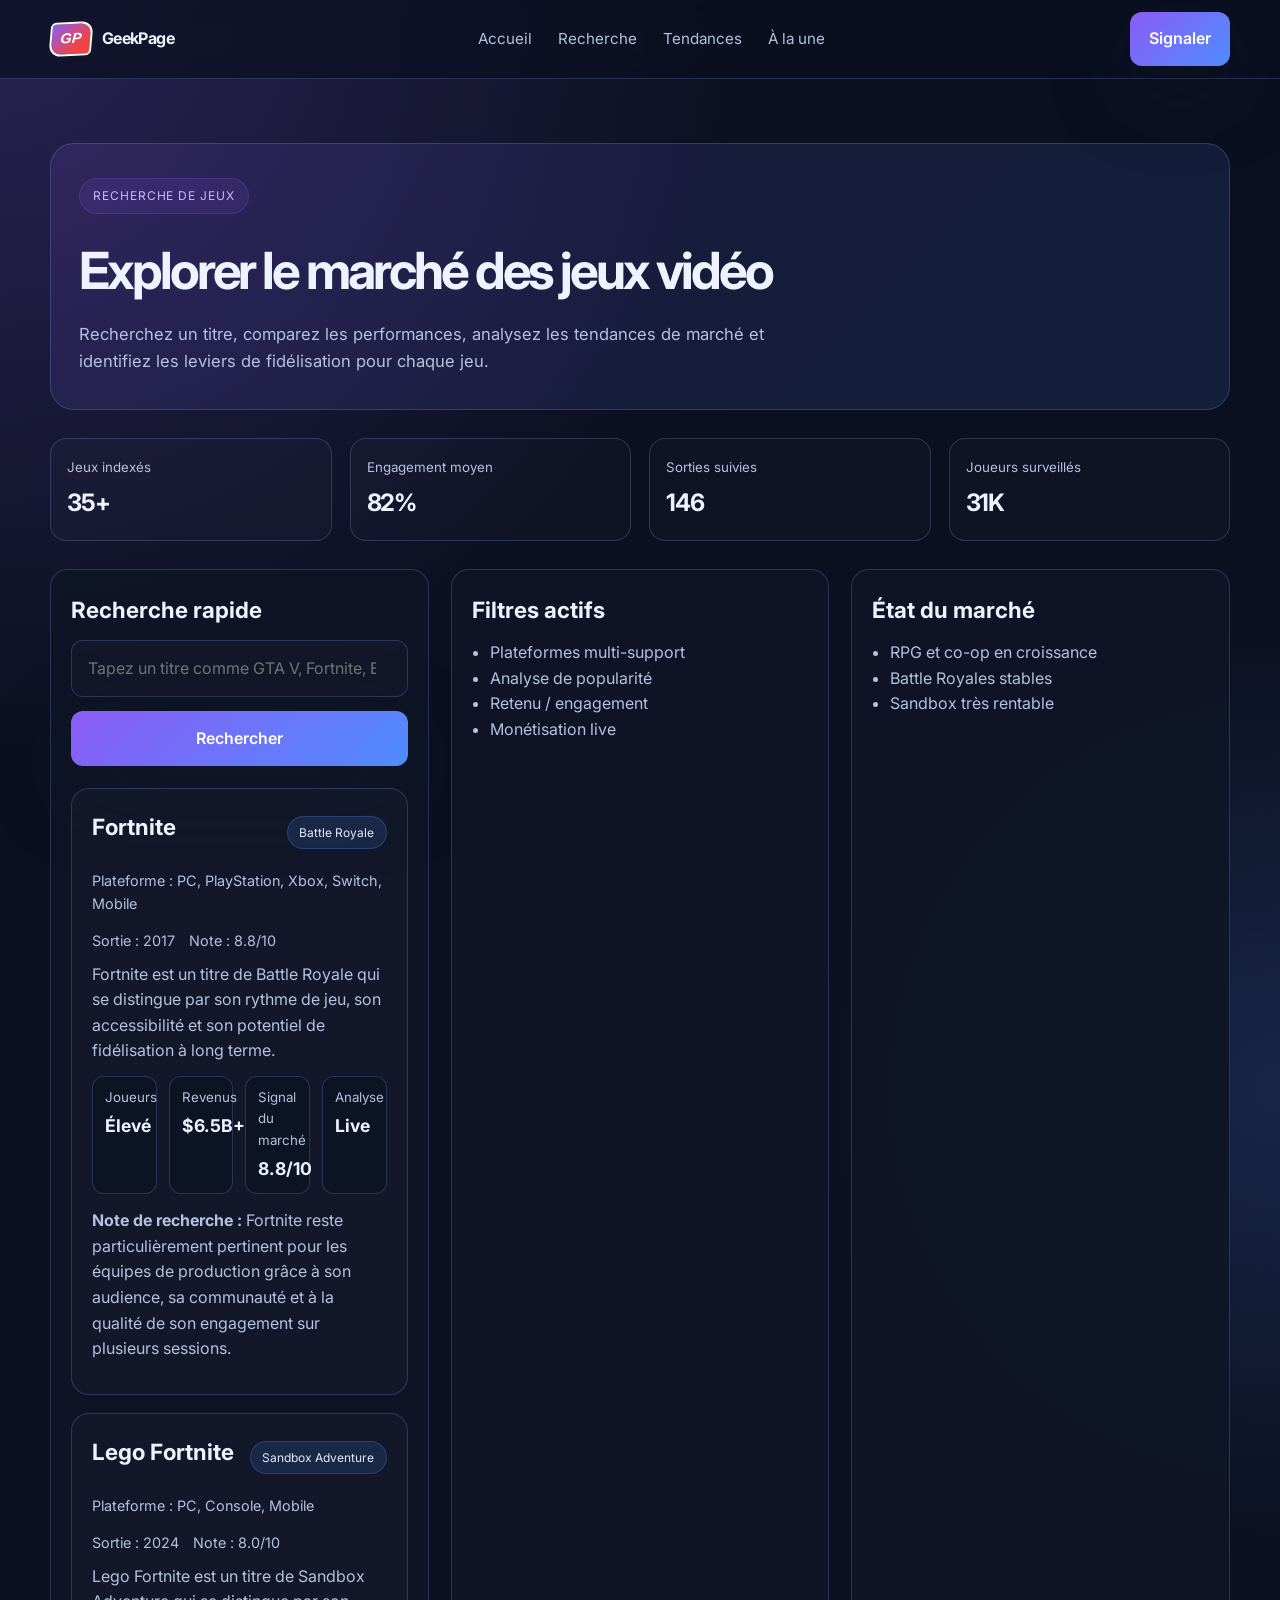
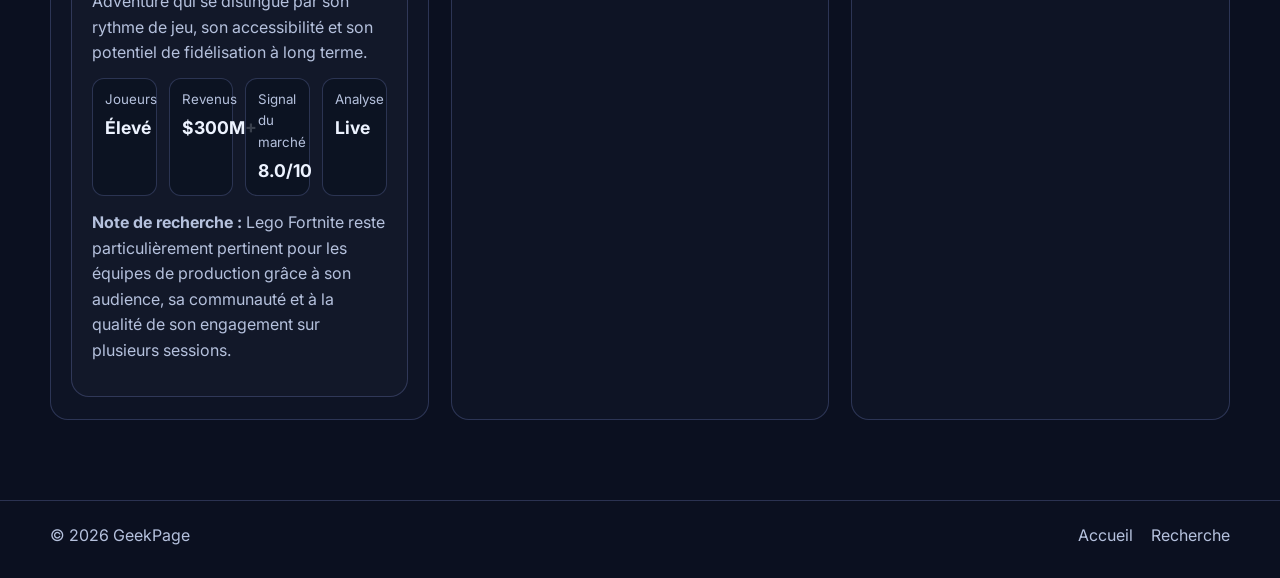
<file: recherche.html>
<!DOCTYPE html>
<html lang="fr">
  <head>
    <meta charset="UTF-8" />
    <meta name="viewport" content="width=device-width, initial-scale=1.0" />
    <title>GeekPage — Recherche</title>
    <link rel="preconnect" href="https://fonts.googleapis.com" />
    <link rel="preconnect" href="https://fonts.gstatic.com" crossorigin />
    <link href="https://fonts.googleapis.com/css2?family=Inter:wght@400;500;600;700;800&display=swap" rel="stylesheet" />
    <link rel="stylesheet" href="styles.css" />
  </head>
  <body>
    <header class="topbar">
      <div class="container nav">
        <div class="brand">
          <span class="brand-mark">GP</span>
          <span>GeekPage</span>
        </div>
        <nav>
          <a href="index.html">Accueil</a>
          <a href="recherche.html">Recherche</a>
          <a href="tendances.html">Tendances</a>
          <a href="actualites.html">À la une</a>
        </nav>
        <a href="rapport.html" class="btn btn-primary">Signaler</a>
      </div>
    </header>

    <main class="page-shell">
      <div class="container">
        <section class="page-hero">
          <span class="eyebrow">Recherche de jeux</span>
          <h1>Explorer le marché des jeux vidéo</h1>
          <p>Recherchez un titre, comparez les performances, analysez les tendances de marché et identifiez les leviers de fidélisation pour chaque jeu.</p>
        </section>

        <div class="metric-strip">
          <div class="metric-box">
            <small>Jeux indexés</small>
            <strong>35+</strong>
          </div>
          <div class="metric-box">
            <small>Engagement moyen</small>
            <strong>82%</strong>
          </div>
          <div class="metric-box">
            <small>Sorties suivies</small>
            <strong>146</strong>
          </div>
          <div class="metric-box">
            <small>Joueurs surveillés</small>
            <strong>31K</strong>
          </div>
        </div>

        <div class="page-grid">
          <div class="page-card">
            <h3>Recherche rapide</h3>
            <form id="quickSearchForm" class="search-form" action="#">
              <input id="gameSearchInput" type="search" placeholder="Tapez un titre comme GTA V, Fortnite, Elden Ring..." />
              <button id="searchGameButton" class="btn btn-primary" type="submit">Rechercher</button>
            </form>
            <div id="gameSearchResults" class="game-results" aria-live="polite"></div>
          </div>

          <div class="page-card">
            <h3>Filtres actifs</h3>
            <ul>
              <li>Plateformes multi-support</li>
              <li>Analyse de popularité</li>
              <li>Retenu / engagement</li>
              <li>Monétisation live</li>
            </ul>
          </div>

          <div class="page-card">
            <h3>État du marché</h3>
            <ul>
              <li>RPG et co-op en croissance</li>
              <li>Battle Royales stables</li>
              <li>Sandbox très rentable</li>
            </ul>
          </div>
        </div>
      </div>
    </main>

    <footer class="site-footer">
      <div class="container footer-inner">
        <div>© 2026 GeekPage</div>
        <div>
          <a href="index.html">Accueil</a>
          <a href="recherche.html">Recherche</a>
        </div>
      </div>
    </footer>
    <script src="script.js"></script>
  </body>
</html>
</file>
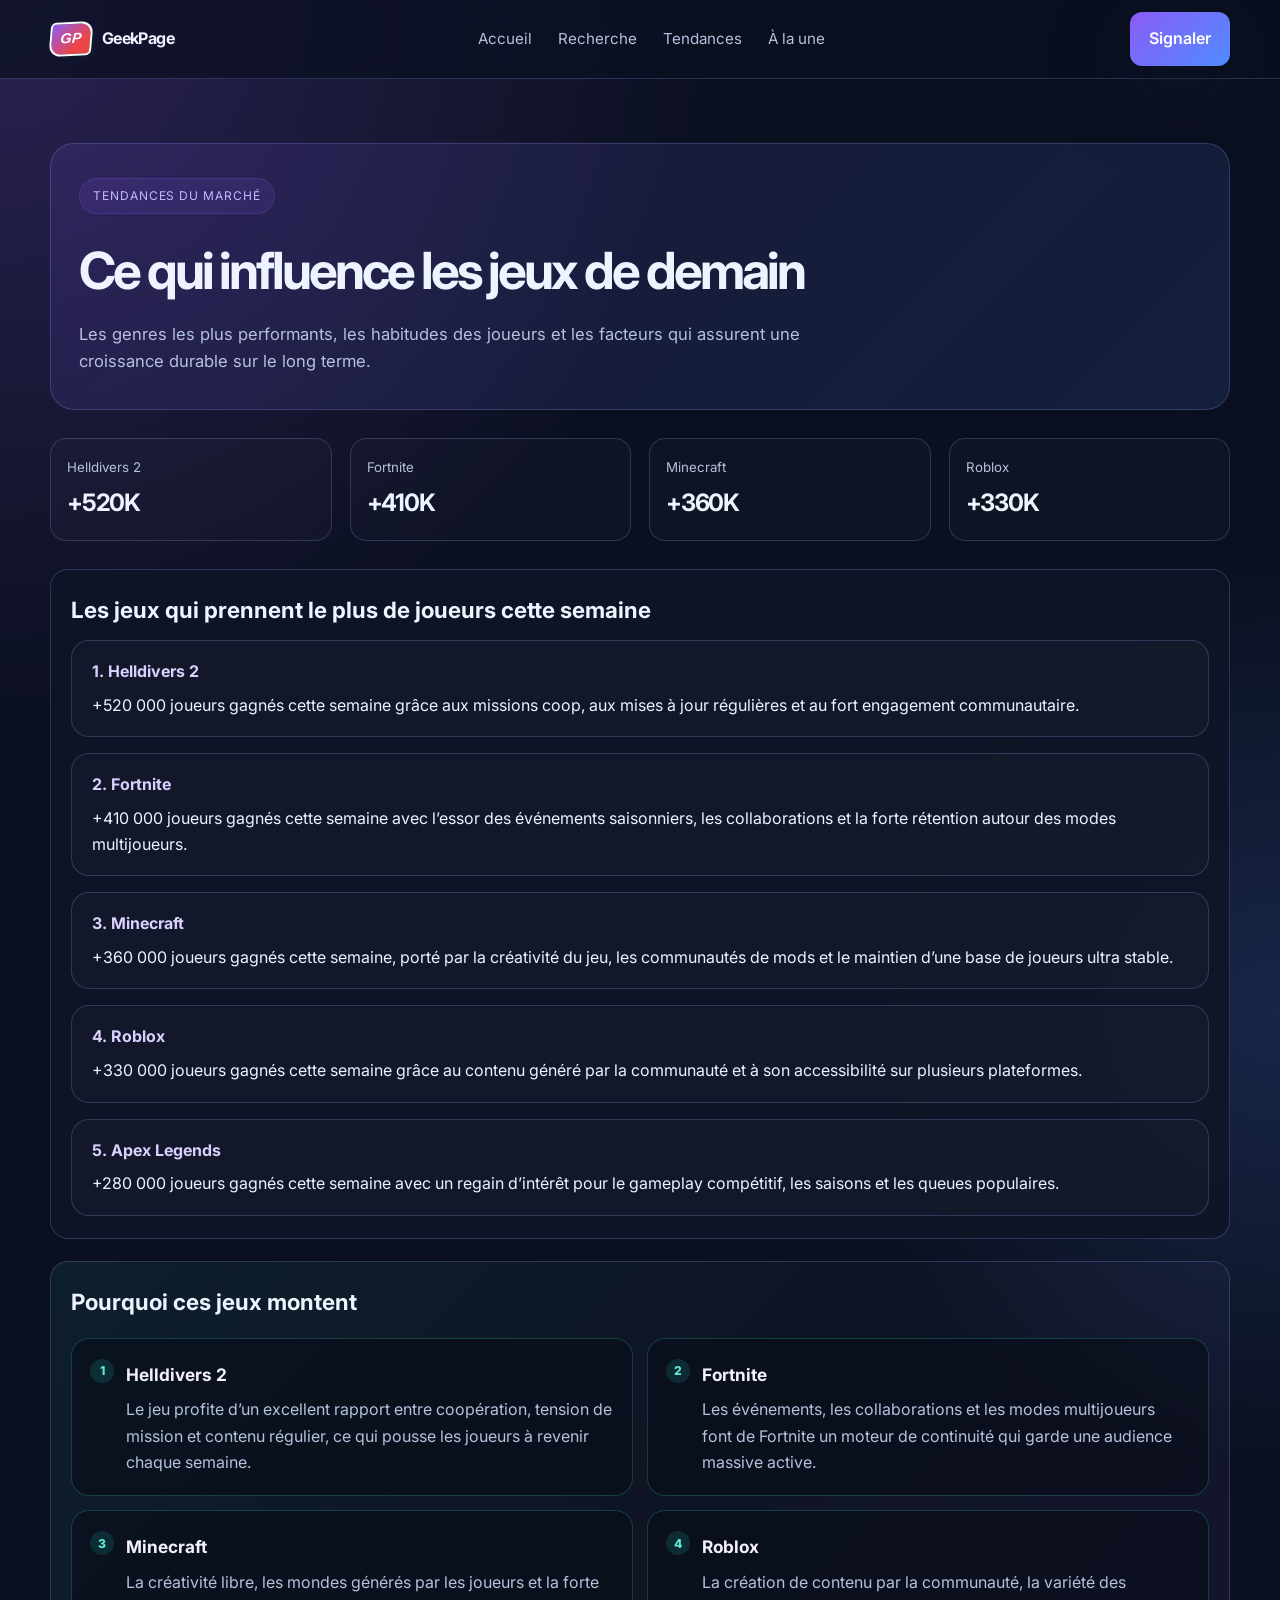
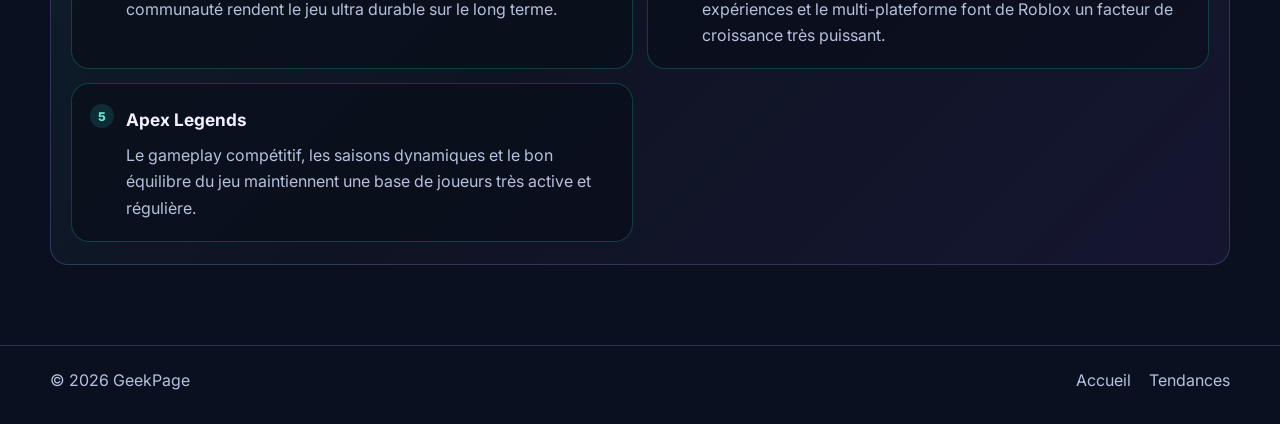
<file: tendances.html>
<!DOCTYPE html>
<html lang="fr">
  <head>
    <meta charset="UTF-8" />
    <meta name="viewport" content="width=device-width, initial-scale=1.0" />
    <title>GeekPage — Tendances</title>
    <link rel="preconnect" href="https://fonts.googleapis.com" />
    <link rel="preconnect" href="https://fonts.gstatic.com" crossorigin />
    <link href="https://fonts.googleapis.com/css2?family=Inter:wght@400;500;600;700;800&display=swap" rel="stylesheet" />
    <link rel="stylesheet" href="styles.css" />
  </head>
  <body>
    <header class="topbar">
      <div class="container nav">
        <div class="brand">
          <span class="brand-mark">GP</span>
          <span>GeekPage</span>
        </div>
        <nav>
          <a href="index.html">Accueil</a>
          <a href="recherche.html">Recherche</a>
          <a href="tendances.html">Tendances</a>
          <a href="actualites.html">À la une</a>
        </nav>
        <a href="rapport.html" class="btn btn-primary">Signaler</a>
      </div>
    </header>

    <main class="page-shell">
      <div class="container">
        <section class="page-hero">
          <span class="eyebrow">Tendances du marché</span>
          <h1>Ce qui influence les jeux de demain</h1>
          <p>Les genres les plus performants, les habitudes des joueurs et les facteurs qui assurent une croissance durable sur le long terme.</p>
        </section>

        <div class="metric-strip">
          <div class="metric-box">
            <small>Helldivers 2</small>
            <strong>+520K</strong>
          </div>
          <div class="metric-box">
            <small>Fortnite</small>
            <strong>+410K</strong>
          </div>
          <div class="metric-box">
            <small>Minecraft</small>
            <strong>+360K</strong>
          </div>
          <div class="metric-box">
            <small>Roblox</small>
            <strong>+330K</strong>
          </div>
        </div>

        <div class="page-card" style="margin-top: 22px;">
          <h3>Les jeux qui prennent le plus de joueurs cette semaine</h3>
          <div class="timeline">
            <a class="timeline-item game-clickable trend-link" href="jeu.html?game=Helldivers%202">
              <strong>1. Helldivers 2</strong>
              <div>+520 000 joueurs gagnés cette semaine grâce aux missions coop, aux mises à jour régulières et au fort engagement communautaire.</div>
            </a>
            <a class="timeline-item game-clickable trend-link" href="jeu.html?game=Fortnite">
              <strong>2. Fortnite</strong>
              <div>+410 000 joueurs gagnés cette semaine avec l’essor des événements saisonniers, les collaborations et la forte rétention autour des modes multijoueurs.</div>
            </a>
            <a class="timeline-item game-clickable trend-link" href="jeu.html?game=Minecraft">
              <strong>3. Minecraft</strong>
              <div>+360 000 joueurs gagnés cette semaine, porté par la créativité du jeu, les communautés de mods et le maintien d’une base de joueurs ultra stable.</div>
            </a>
            <a class="timeline-item game-clickable trend-link" href="jeu.html?game=Roblox">
              <strong>4. Roblox</strong>
              <div>+330 000 joueurs gagnés cette semaine grâce au contenu généré par la communauté et à son accessibilité sur plusieurs plateformes.</div>
            </a>
            <a class="timeline-item game-clickable trend-link" href="jeu.html?game=Apex%20Legends">
              <strong>5. Apex Legends</strong>
              <div>+280 000 joueurs gagnés cette semaine avec un regain d’intérêt pour le gameplay compétitif, les saisons et les queues populaires.</div>
            </a>
          </div>
        </div>

        <div class="page-card momentum-panel" style="margin-top: 22px;">
          <h3>Pourquoi ces jeux montent</h3>
          <div class="momentum-grid">
            <a class="timeline-item game-clickable trend-link momentum-card" href="jeu.html?game=Helldivers%202">
              <strong>Helldivers 2</strong>
              <div>Le jeu profite d’un excellent rapport entre coopération, tension de mission et contenu régulier, ce qui pousse les joueurs à revenir chaque semaine.</div>
            </a>
            <a class="timeline-item game-clickable trend-link momentum-card" href="jeu.html?game=Fortnite">
              <strong>Fortnite</strong>
              <div>Les événements, les collaborations et les modes multijoueurs font de Fortnite un moteur de continuité qui garde une audience massive active.</div>
            </a>
            <a class="timeline-item game-clickable trend-link momentum-card" href="jeu.html?game=Minecraft">
              <strong>Minecraft</strong>
              <div>La créativité libre, les mondes générés par les joueurs et la forte communauté rendent le jeu ultra durable sur le long terme.</div>
            </a>
            <a class="timeline-item game-clickable trend-link momentum-card" href="jeu.html?game=Roblox">
              <strong>Roblox</strong>
              <div>La création de contenu par la communauté, la variété des expériences et le multi-plateforme font de Roblox un facteur de croissance très puissant.</div>
            </a>
            <a class="timeline-item game-clickable trend-link momentum-card" href="jeu.html?game=Apex%20Legends">
              <strong>Apex Legends</strong>
              <div>Le gameplay compétitif, les saisons dynamiques et le bon équilibre du jeu maintiennent une base de joueurs très active et régulière.</div>
            </a>
          </div>
        </div>
      </div>
    </main>

    <footer class="site-footer">
      <div class="container footer-inner">
        <div>© 2026 GeekPage</div>
        <div>
          <a href="index.html">Accueil</a>
          <a href="tendances.html">Tendances</a>
        </div>
      </div>
    </footer>
  </body>
</html>
</file>
<file: styles.css>
:root {
  --bg: #0b1020;
  --bg-alt: #121a2d;
  --card: rgba(18, 26, 45, 0.82);
  --card-strong: #1a2442;
  --line: rgba(153, 170, 255, 0.22);
  --text: #edf3ff;
  --muted: #b5c1dd;
  --primary: #8b5cf6;
  --primary-2: #4f8cff;
  --green: #2dd4bf;
  --gold: #fbbf24;
  --shadow: 0 24px 80px rgba(18, 26, 45, 0.45);
}

* {
  box-sizing: border-box;
}

html {
  scroll-behavior: smooth;
}

body {
  margin: 0;
  font-family: "Inter", sans-serif;
  background:
    radial-gradient(circle at top left, rgba(139, 92, 246, 0.24), transparent 30%),
    radial-gradient(circle at right, rgba(79, 140, 255, 0.18), transparent 28%),
    var(--bg);
  color: var(--text);
  line-height: 1.6;
}

a {
  color: inherit;
  text-decoration: none;
}

button,
input {
  font: inherit;
}

.container {
  width: min(1180px, calc(100% - 32px));
  margin: 0 auto;
}

.topbar {
  position: sticky;
  top: 0;
  z-index: 10;
  backdrop-filter: blur(12px);
  background: rgba(11, 16, 32, 0.72);
  border-bottom: 1px solid var(--line);
}

.nav {
  display: flex;
  justify-content: space-between;
  align-items: center;
  min-height: 78px;
  gap: 20px;
}

.brand {
  display: inline-flex;
  align-items: center;
  gap: 10px;
  font-weight: 700;
  letter-spacing: -0.04em;
}

.brand-mark {
  width: 42px;
  height: 34px;
  display: grid;
  place-items: center;
  color: white;
  background: linear-gradient(135deg, var(--primary), #ef4444 72%);
  border: 2px solid #f8fafc;
  border-radius: 5px 12px 5px 12px;
  box-shadow: 3px 3px 0 #111827;
  font-family: Impact, Haettenschweiler, "Arial Narrow Bold", sans-serif;
  font-size: 0.9rem;
  font-style: italic;
  letter-spacing: 0.02em;
  transform: skew(-8deg) rotate(-3deg);
}

nav {
  display: inline-flex;
  align-items: center;
  gap: 26px;
  color: var(--muted);
  font-size: 0.95rem;
}

nav a:hover,
.footer-inner a:hover,
.link-arrow:hover {
  color: var(--text);
}

.btn {
  border: 0;
  border-radius: 12px;
  padding: 0.9rem 1.2rem;
  font-weight: 600;
  cursor: pointer;
  transition: transform 0.2s ease, opacity 0.2s ease;
}

.btn:hover {
  transform: translateY(-1px);
}

.btn-primary {
  background: linear-gradient(135deg, var(--primary), var(--primary-2));
  color: white;
  box-shadow: var(--shadow);
}

.btn-secondary {
  background: rgba(255, 255, 255, 0.03);
  color: var(--text);
  border: 1px solid var(--line);
}

.hero {
  padding: 72px 0 38px;
}

.hero-grid {
  display: grid;
  grid-template-columns: 1.2fr 0.8fr;
  align-items: center;
  gap: 34px;
}

.eyebrow {
  display: inline-block;
  color: #c6b8ff;
  background: rgba(139, 92, 246, 0.12);
  border: 1px solid rgba(139, 92, 246, 0.2);
  border-radius: 999px;
  padding: 0.45rem 0.8rem;
  font-size: 0.75rem;
  letter-spacing: 0.08em;
  text-transform: uppercase;
  margin-bottom: 1rem;
}

.hero-copy h1 {
  font-size: clamp(2.7rem, 4vw, 4.5rem);
  line-height: 1.02;
  letter-spacing: -0.06em;
  margin: 0 0 1rem;
}

.hero-copy p {
  max-width: 620px;
  margin: 0 0 1.2rem;
  color: var(--muted);
  font-size: 1.05rem;
}

.hero-actions {
  display: flex;
  align-items: center;
  gap: 14px;
  margin-bottom: 1.6rem;
}

.mini-stats {
  list-style: none;
  display: flex;
  flex-wrap: wrap;
  gap: 20px;
  padding: 0;
  margin: 0;
}

.mini-stats li {
  min-width: 120px;
}

.mini-stats strong {
  display: block;
  font-size: 1.5rem;
  letter-spacing: -0.04em;
}

.mini-stats span {
  color: var(--muted);
  font-size: 0.8rem;
}

.hero-panel {
  display: flex;
  justify-content: center;
}

.panel-card {
  width: min(100%, 420px);
  background: linear-gradient(180deg, rgba(26, 36, 66, 0.96), rgba(17, 25, 44, 0.92));
  border: 1px solid var(--line);
  border-radius: 24px;
  padding: 24px;
  box-shadow: var(--shadow);
}

.panel-header {
  display: flex;
  align-items: center;
  justify-content: space-between;
  margin-bottom: 28px;
  color: var(--muted);
}

.status-pill {
  color: #c6f7e8;
  background: rgba(45, 212, 191, 0.12);
  border: 1px solid rgba(45, 212, 191, 0.26);
  border-radius: 999px;
  padding: 0.3rem 0.6rem;
  font-size: 0.7rem;
}

.trend-row {
  display: grid;
  grid-template-columns: 92px 1fr;
  align-items: center;
  gap: 16px;
  margin-bottom: 24px;
  color: var(--muted);
}

.bar-group {
  height: 120px;
  display: flex;
  align-items: end;
  gap: 12px;
  padding: 10px 0;
}

.bar {
  width: 18%;
  min-width: 12px;
  border-radius: 12px 12px 0 0;
  display: inline-block;
}

.c1 { background: linear-gradient(180deg, rgba(139, 92, 246, 0.9), rgba(79, 140, 255, 0.5)); }
.c2 { background: linear-gradient(180deg, rgba(79, 140, 255, 0.95), rgba(45, 212, 191, 0.55)); }
.c3 { background: linear-gradient(180deg, rgba(45, 212, 191, 0.9), rgba(88, 214, 139, 0.5)); }
.c4 { background: linear-gradient(180deg, rgba(251, 191, 36, 0.92), rgba(251, 146, 60, 0.5)); }
.c5 { background: linear-gradient(180deg, rgba(236, 72, 153, 0.92), rgba(168, 85, 247, 0.45)); }

.metric-grid {
  display: grid;
  grid-template-columns: repeat(2, minmax(120px, 1fr));
  gap: 18px;
}

.metric-grid div {
  background: rgba(255, 255, 255, 0.02);
  border: 1px solid var(--line);
  border-radius: 14px;
  padding: 14px 16px;
}

.metric-grid small {
  color: var(--muted);
  display: block;
}

.metric-grid strong {
  font-size: 1.2rem;
  letter-spacing: -0.05em;
}

.stats-band {
  padding: 8px 0 18px;
}

.stats-grid {
  display: grid;
  grid-template-columns: repeat(4, minmax(0, 1fr));
  gap: 20px;
  border: 1px solid var(--line);
  border-radius: 20px;
  background: rgba(17, 25, 44, 0.6);
  padding: 22px;
}

.stats-grid div {
  display: flex;
  flex-direction: column;
  gap: 4px;
  padding: 6px 12px;
}

.stats-grid strong {
  font-size: clamp(1.5rem, 3vw, 2.2rem);
  letter-spacing: -0.05em;
}

.stats-grid span {
  color: var(--muted);
  font-size: 0.85rem;
}

.section {
  padding: 82px 0;
}

.section-alt {
  background: rgba(17, 25, 44, 0.45);
}

.section-header {
  display: flex;
  align-items: end;
  justify-content: space-between;
  gap: 18px;
  margin-bottom: 28px;
}

.section-header h2,
.method-grid h2,
.cta-box h2 {
  margin: 0;
  font-size: clamp(2rem, 3vw, 2.8rem);
  letter-spacing: -0.06em;
}

.link-arrow {
  color: #d9d0ff;
  font-weight: 600;
}

.insight-grid {
  display: grid;
  grid-template-columns: repeat(4, minmax(0, 1fr));
  gap: 22px;
}

.info-card {
  padding: 24px 20px;
  background: rgba(255, 255, 255, 0.02);
  border: 1px solid var(--line);
  border-radius: 18px;
}

.icon {
  width: 48px;
  height: 48px;
  border-radius: 12px;
  display: grid;
  place-items: center;
  font-size: 1.6rem;
  margin-bottom: 16px;
  background: rgba(255, 255, 255, 0.04);
}

.accent-purple .icon { background: rgba(139, 92, 246, 0.18); }
.accent-blue .icon { background: rgba(79, 140, 255, 0.18); }
.accent-green .icon { background: rgba(45, 212, 191, 0.18); }
.accent-gold .icon { background: rgba(251, 191, 36, 0.18); }

.info-card h3 {
  margin: 0 0 12px;
  font-size: 1.35rem;
}

.info-card p {
  margin: 0;
  color: var(--muted);
}

.filters {
  display: flex;
  flex-wrap: wrap;
  gap: 10px;
}

.filter-btn {
  background: rgba(255, 255, 255, 0.02);
  color: var(--muted);
  border: 1px solid var(--line);
  border-radius: 999px;
  padding: 0.62rem 0.9rem;
  cursor: pointer;
}

.filter-btn.active {
  background: linear-gradient(135deg, rgba(139, 92, 246, 0.18), rgba(79, 140, 255, 0.16));
  color: var(--text);
  border-color: rgba(139, 92, 246, 0.35);
}

.research-search {
  padding-top: 28px;
}

.search-panel {
  background: rgba(17, 25, 44, 0.7);
  border: 1px solid var(--line);
  border-radius: 24px;
  padding: 28px;
  box-shadow: var(--shadow);
}

.search-header h2 {
  margin: 0;
  font-size: clamp(2rem, 3vw, 2.8rem);
  letter-spacing: -0.06em;
}

.search-controls {
  display: flex;
  gap: 12px;
  margin-top: 20px;
}

.search-controls input,
.search-row input {
  width: min(100%, 420px);
  padding: 0.95rem 1rem;
  border-radius: 12px;
  background: rgba(255, 255, 255, 0.02);
  border: 1px solid var(--line);
  color: var(--text);
}

.search-controls input {
  flex: 1;
  min-width: 0;
}

.search-controls input:focus,
.search-row input:focus {
  outline: 2px solid rgba(139, 92, 246, 0.4);
}

.game-results {
  margin-top: 22px;
  display: grid;
  gap: 18px;
}

.result-card {
  background: rgba(255, 255, 255, 0.02);
  border: 1px solid var(--line);
  border-radius: 18px;
  padding: 20px;
}

.game-clickable {
  cursor: pointer;
  transition: transform 0.2s ease, border-color 0.2s ease, background 0.2s ease;
}

.game-clickable:hover,
.game-clickable:focus-visible {
  transform: translateY(-3px);
  border-color: rgba(45, 212, 191, 0.7);
  background: rgba(45, 212, 191, 0.08);
  outline: none;
}

.result-header {
  display: flex;
  justify-content: space-between;
  gap: 16px;
  align-items: center;
  margin-bottom: 12px;
}

.result-header h3 {
  margin: 0;
  font-size: clamp(1.4rem, 2vw, 2rem);
}

.genre-badge {
  background: rgba(79, 140, 255, 0.14);
  color: #dfeaff;
  border: 1px solid rgba(79, 140, 255, 0.28);
  border-radius: 999px;
  padding: 0.38rem 0.7rem;
  font-size: 0.75rem;
}

.result-meta {
  display: flex;
  flex-wrap: wrap;
  gap: 14px;
  color: var(--muted);
  font-size: 0.9rem;
  margin-bottom: 10px;
}

.result-card p {
  margin: 0 0 12px;
  color: var(--muted);
}

.result-stats {
  display: grid;
  grid-template-columns: repeat(4, minmax(0, 1fr));
  gap: 12px;
}

.result-stats div {
  background: rgba(12, 19, 33, 0.8);
  border: 1px solid var(--line);
  border-radius: 12px;
  padding: 10px 12px;
}

.result-stats small {
  display: block;
  color: var(--muted);
  margin-bottom: 4px;
}

.result-stats strong {
  font-size: 1.1rem;
}

.search-row {
  margin-bottom: 26px;
}

.project-grid {
  display: grid;
  grid-template-columns: repeat(3, minmax(0, 1fr));
  gap: 22px;
}

.project-card {
  background: rgba(15, 22, 38, 0.9);
  border: 1px solid var(--line);
  border-radius: 18px;
  padding: 20px 18px;
  box-shadow: 0 12px 30px rgba(0, 0, 0, 0.14);
}

.project-card.hidden {
  display: none;
}

.tag {
  display: inline-block;
  background: rgba(139, 92, 246, 0.14);
  color: #d5c7ff;
  border: 1px solid rgba(139, 92, 246, 0.2);
  border-radius: 999px;
  padding: 0.35rem 0.65rem;
  font-size: 0.72rem;
  margin-bottom: 12px;
}

.project-card h3 {
  margin: 0 0 10px;
  font-size: 1.55rem;
}

.project-card p {
  color: var(--muted);
  margin: 0 0 14px;
}

.project-card ul {
  margin: 0;
  padding-left: 18px;
  color: var(--text);
}

.method-grid {
  display: grid;
  grid-template-columns: 1fr 1fr;
  gap: 32px;
  align-items: center;
}

.method-grid p {
  color: var(--muted);
}

.check-list {
  list-style: none;
  padding: 0;
  margin: 26px 0 0;
  display: grid;
  gap: 12px;
}

.check-list li {
  position: relative;
  padding-left: 26px;
}

.check-list li::before {
  content: "✓";
  position: absolute;
  left: 0;
  color: var(--green);
  font-weight: 700;
}

.method-card {
  background: rgba(255, 255, 255, 0.02);
  border: 1px solid var(--line);
  border-radius: 20px;
  padding: 20px;
  display: grid;
  gap: 16px;
}

.method-item {
  display: grid;
  grid-template-columns: 44px 1fr;
  gap: 12px;
  align-items: start;
  padding: 16px 12px;
  border-radius: 12px;
  background: rgba(12, 19, 33, 0.7);
}

.method-item strong {
  display: inline-grid;
  place-items: center;
  width: 32px;
  height: 32px;
  border-radius: 50%;
  color: #d9d0ff;
  background: rgba(139, 92, 246, 0.18);
}

.method-item h4 {
  margin: 0 0 6px;
  font-size: 1.15rem;
}

.method-item p {
  margin: 0;
  color: var(--muted);
}

.news-grid {
  display: grid;
  grid-template-columns: 1fr 1fr;
  gap: 22px;
}

.news-column {
  background: rgba(255, 255, 255, 0.02);
  border: 1px solid var(--line);
  border-radius: 18px;
  padding: 20px;
}

.news-column h3 {
  margin-top: 0;
  margin-bottom: 16px;
  font-size: 1.5rem;
}

.mini-news-list {
  display: grid;
  gap: 14px;
}

.news-item {
  background: rgba(12, 19, 33, 0.8);
  border: 1px solid var(--line);
  border-radius: 12px;
  padding: 14px 16px;
}

.news-item small {
  display: inline-block;
  color: #d9d0ff;
  margin-bottom: 6px;
}

.news-item h4 {
  margin: 0 0 6px;
  font-size: 1.12rem;
}

.news-item p {
  margin: 0;
  color: var(--muted);
}

.weekly-updates {
  margin: 22px 0;
}

.weekly-updates-grid {
  display: grid;
  grid-template-columns: repeat(3, minmax(0, 1fr));
  gap: 14px;
}

.weekly-update-item {
  height: 100%;
}

.weekly-update-item h3 {
  margin: 0 0 8px;
  font-size: 1.05rem;
}

.weekly-update-item a {
  display: inline-block;
  margin-top: 12px;
  color: #5eead4;
  font-size: 0.86rem;
  font-weight: 700;
}

@media (max-width: 980px) {
  .weekly-updates-grid {
    grid-template-columns: repeat(2, minmax(0, 1fr));
  }
}

@media (max-width: 640px) {
  .weekly-updates-grid {
    grid-template-columns: 1fr;
  }
}

.cta-section {
  padding: 0 0 72px;
}

.cta-box {
  background: linear-gradient(135deg, rgba(139, 92, 246, 0.12), rgba(79, 140, 255, 0.15));
  border: 1px solid var(--line);
  border-radius: 24px;
  padding: 32px 26px;
  display: flex;
  align-items: center;
  justify-content: space-between;
  gap: 16px;
}

.site-footer {
  border-top: 1px solid var(--line);
  padding: 22px 0 30px;
}

.footer-inner {
  display: flex;
  align-items: center;
  justify-content: space-between;
  gap: 18px;
  color: var(--muted);
}

.footer-inner div:last-child {
  display: flex;
  gap: 18px;
}

.page-shell {
  padding: 64px 0 80px;
}

.page-hero {
  background: linear-gradient(135deg, rgba(139, 92, 246, 0.12), rgba(79, 140, 255, 0.12));
  border: 1px solid var(--line);
  border-radius: 24px;
  padding: 34px 28px;
  margin-bottom: 28px;
}

.page-hero h1 {
  margin: 0 0 10px;
  font-size: clamp(2.3rem, 4vw, 3.8rem);
  letter-spacing: -0.06em;
}

.page-hero p {
  margin: 0;
  max-width: 760px;
  color: var(--muted);
  font-size: 1.04rem;
}

.game-detail-hero {
  background: linear-gradient(135deg, rgba(139, 92, 246, 0.16), rgba(239, 68, 68, 0.12));
  border: 1px solid var(--line);
  border-radius: 24px;
  padding: 28px;
  margin-bottom: 28px;
}

.game-detail-hero h1 {
  margin: 12px 0 10px;
  font-size: clamp(2.4rem, 5vw, 4.8rem);
  line-height: 1;
  letter-spacing: -0.06em;
}

.game-detail-hero p {
  max-width: 820px;
  margin: 0;
  color: var(--muted);
  font-size: 1.05rem;
}

.back-link {
  display: inline-block;
  color: #d9d0ff;
  font-weight: 600;
  margin-bottom: 12px;
}

.back-link:hover {
  color: white;
}

.game-detail-layout {
  display: grid;
  grid-template-columns: minmax(0, 1.5fr) minmax(260px, 0.7fr);
  gap: 22px;
}

.game-detail-card {
  background: rgba(15, 22, 38, 0.9);
  border: 1px solid var(--line);
  border-radius: 18px;
  padding: 24px;
}

.compact-header {
  margin-bottom: 18px;
}

.game-facts {
  display: grid;
  grid-template-columns: repeat(2, minmax(0, 1fr));
  gap: 12px;
  margin: 0;
}

.game-fact {
  padding: 14px;
  border: 1px solid var(--line);
  border-radius: 12px;
  background: rgba(255, 255, 255, 0.025);
}

.game-fact dt {
  color: var(--muted);
  font-size: 0.8rem;
  margin-bottom: 4px;
}

.game-fact dd {
  margin: 0;
  font-weight: 600;
}

.game-research-note h2 {
  margin: 0 0 12px;
}

.game-research-note p {
  color: var(--muted);
  margin: 0 0 22px;
}

.page-grid {
  display: grid;
  grid-template-columns: repeat(3, minmax(0, 1fr));
  gap: 22px;
}

.page-card {
  background: rgba(15, 22, 38, 0.9);
  border: 1px solid var(--line);
  border-radius: 18px;
  padding: 22px 20px;
}

.page-card h3 {
  margin-top: 0;
  margin-bottom: 12px;
  font-size: 1.4rem;
}

.section-period {
  display: inline-block;
  margin-left: 8px;
  color: #d9d0ff;
  font-size: 0.72rem;
  font-weight: 600;
  letter-spacing: 0.02em;
}

.release-date {
  margin-top: 10px;
  color: #d9d0ff;
  font-size: 0.8rem;
  font-weight: 600;
}

.page-card p,
.page-card li {
  color: var(--muted);
}

.page-card ul {
  margin: 0;
  padding-left: 18px;
}

.metric-strip {
  display: grid;
  grid-template-columns: repeat(4, minmax(0, 1fr));
  gap: 18px;
  margin-bottom: 28px;
}

.metric-box {
  background: rgba(255, 255, 255, 0.02);
  border: 1px solid var(--line);
  border-radius: 16px;
  padding: 18px 16px;
}

.metric-box small {
  display: block;
  color: var(--muted);
  margin-bottom: 6px;
}

.metric-box strong {
  font-size: 1.5rem;
  letter-spacing: -0.05em;
}

.search-form,
.report-form,
.consultation-form {
  display: grid;
  gap: 14px;
}

.search-form input,
.search-form select,
.report-form input,
.report-form select,
.report-form textarea,
.consultation-form input,
.consultation-form select {
  width: 100%;
  padding: 0.92rem 1rem;
  border-radius: 12px;
  border: 1px solid var(--line);
  background: rgba(255, 255, 255, 0.02);
  color: var(--text);
}

.report-form label {
  color: var(--muted);
  font-size: 0.86rem;
  font-weight: 600;
}

.report-form select option {
  background: #0c1321;
  color: #f7f7fb;
}

.form-status {
  display: none;
  margin: 0;
  color: #5eead4;
  font-weight: 600;
}

.form-status.is-visible {
  display: block;
}

.report-form textarea {
  min-height: 120px;
  resize: vertical;
}

.inline-action {
  display: flex;
  flex-wrap: wrap;
  gap: 12px;
  margin-top: 10px;
}

.timeline {
  display: grid;
  gap: 16px;
}

.timeline-item {
  background: rgba(255, 255, 255, 0.02);
  border: 1px solid var(--line);
  border-radius: 18px;
  padding: 18px 20px;
  display: block;
  color: inherit;
  text-decoration: none;
}

.trend-link {
  transition: transform 0.2s ease, border-color 0.2s ease, background 0.2s ease;
}

.trend-link:hover,
.trend-link:focus-visible {
  transform: translateY(-2px);
  border-color: rgba(45, 212, 191, 0.7);
  background: rgba(45, 212, 191, 0.08);
  outline: none;
}

.timeline-item strong {
  display: inline-block;
  margin-bottom: 8px;
  color: #d9d0ff;
}

.momentum-panel {
  overflow: hidden;
  background: linear-gradient(135deg, rgba(45, 212, 191, 0.08), rgba(255, 255, 255, 0.02) 48%, rgba(139, 92, 246, 0.08));
}

.momentum-panel > h3 {
  margin-bottom: 18px;
}

.momentum-grid {
  display: grid;
  grid-template-columns: repeat(2, minmax(0, 1fr));
  gap: 14px;
}

.momentum-card {
  position: relative;
  min-height: 148px;
  padding: 22px 20px 20px 54px;
  border-color: rgba(45, 212, 191, 0.24);
  background: rgba(7, 13, 24, 0.58);
}

.momentum-card::before {
  content: counter(momentum-card);
  counter-increment: momentum-card;
  position: absolute;
  top: 20px;
  left: 18px;
  display: grid;
  width: 24px;
  height: 24px;
  place-items: center;
  border-radius: 50%;
  background: rgba(45, 212, 191, 0.14);
  color: #5eead4;
  font-size: 0.76rem;
  font-weight: 800;
}

.momentum-grid {
  counter-reset: momentum-card;
}

.momentum-card strong {
  color: #f3efff;
  font-size: 1.08rem;
}

.momentum-card div {
  color: var(--muted);
  line-height: 1.65;
}

.momentum-card:hover,
.momentum-card:focus-visible {
  border-color: rgba(45, 212, 191, 0.78);
  background: rgba(45, 212, 191, 0.1);
}

@media (max-width: 680px) {
  .momentum-grid {
    grid-template-columns: 1fr;
  }
}

.spaced-list {
  display: grid;
  gap: 12px;
}

.spaced-list .page-card {
  min-height: 100%;
}

@media (max-width: 980px) {
  .hero-grid,
  .method-grid,
  .project-grid,
  .insight-grid,
  .page-grid,
  .metric-strip,
  .game-detail-layout {
    grid-template-columns: 1fr 1fr;
  }

  .hero-grid {
    grid-template-columns: 1fr;
  }

  .project-grid {
    grid-template-columns: 1fr 1fr;
  }
}

@media (max-width: 700px) {
  nav {
    display: none;
  }

  .btn {
    padding: 0.8rem 1rem;
  }

  .stats-grid,
  .project-grid,
  .insight-grid,
  .method-grid,
  .game-facts {
    grid-template-columns: 1fr;
  }

  .section-header,
  .cta-box,
  .footer-inner {
    flex-direction: column;
    align-items: flex-start;
  }

  .hero {
    padding-top: 52px;
  }
}
</file>
